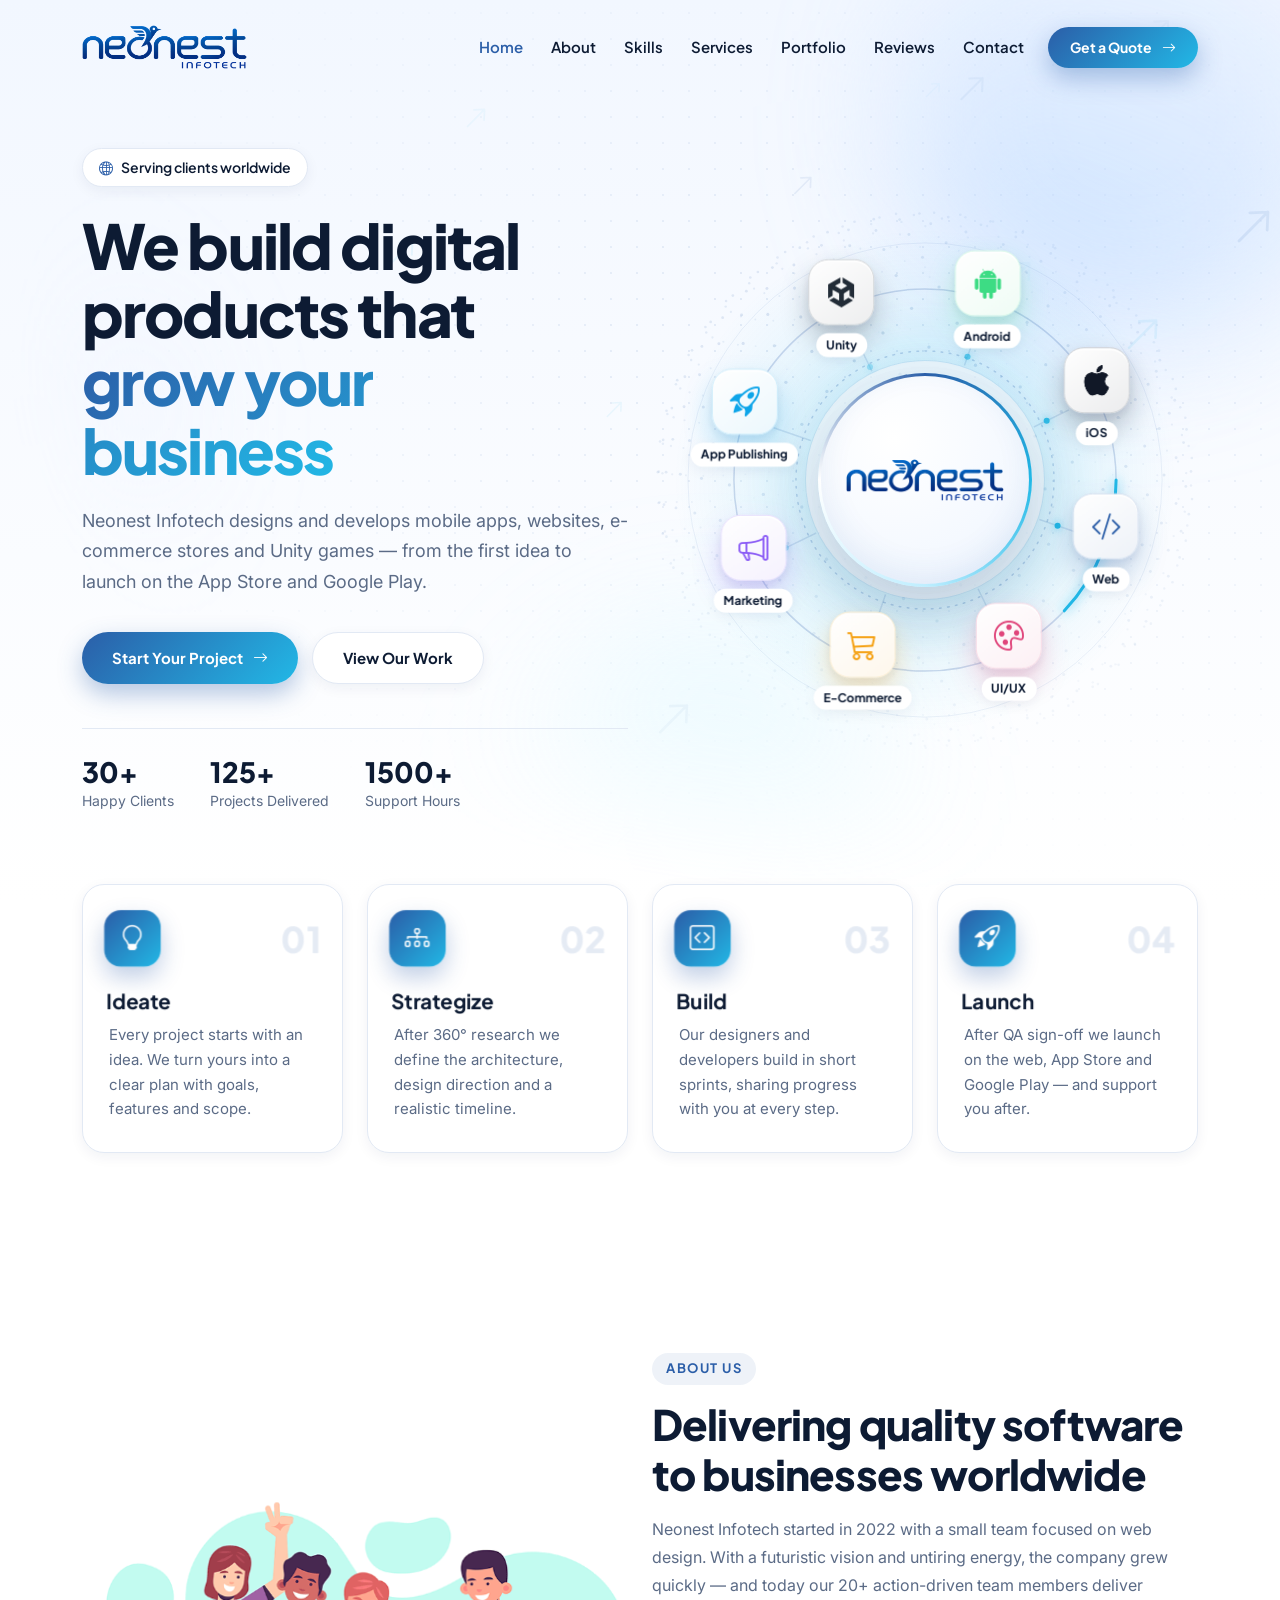
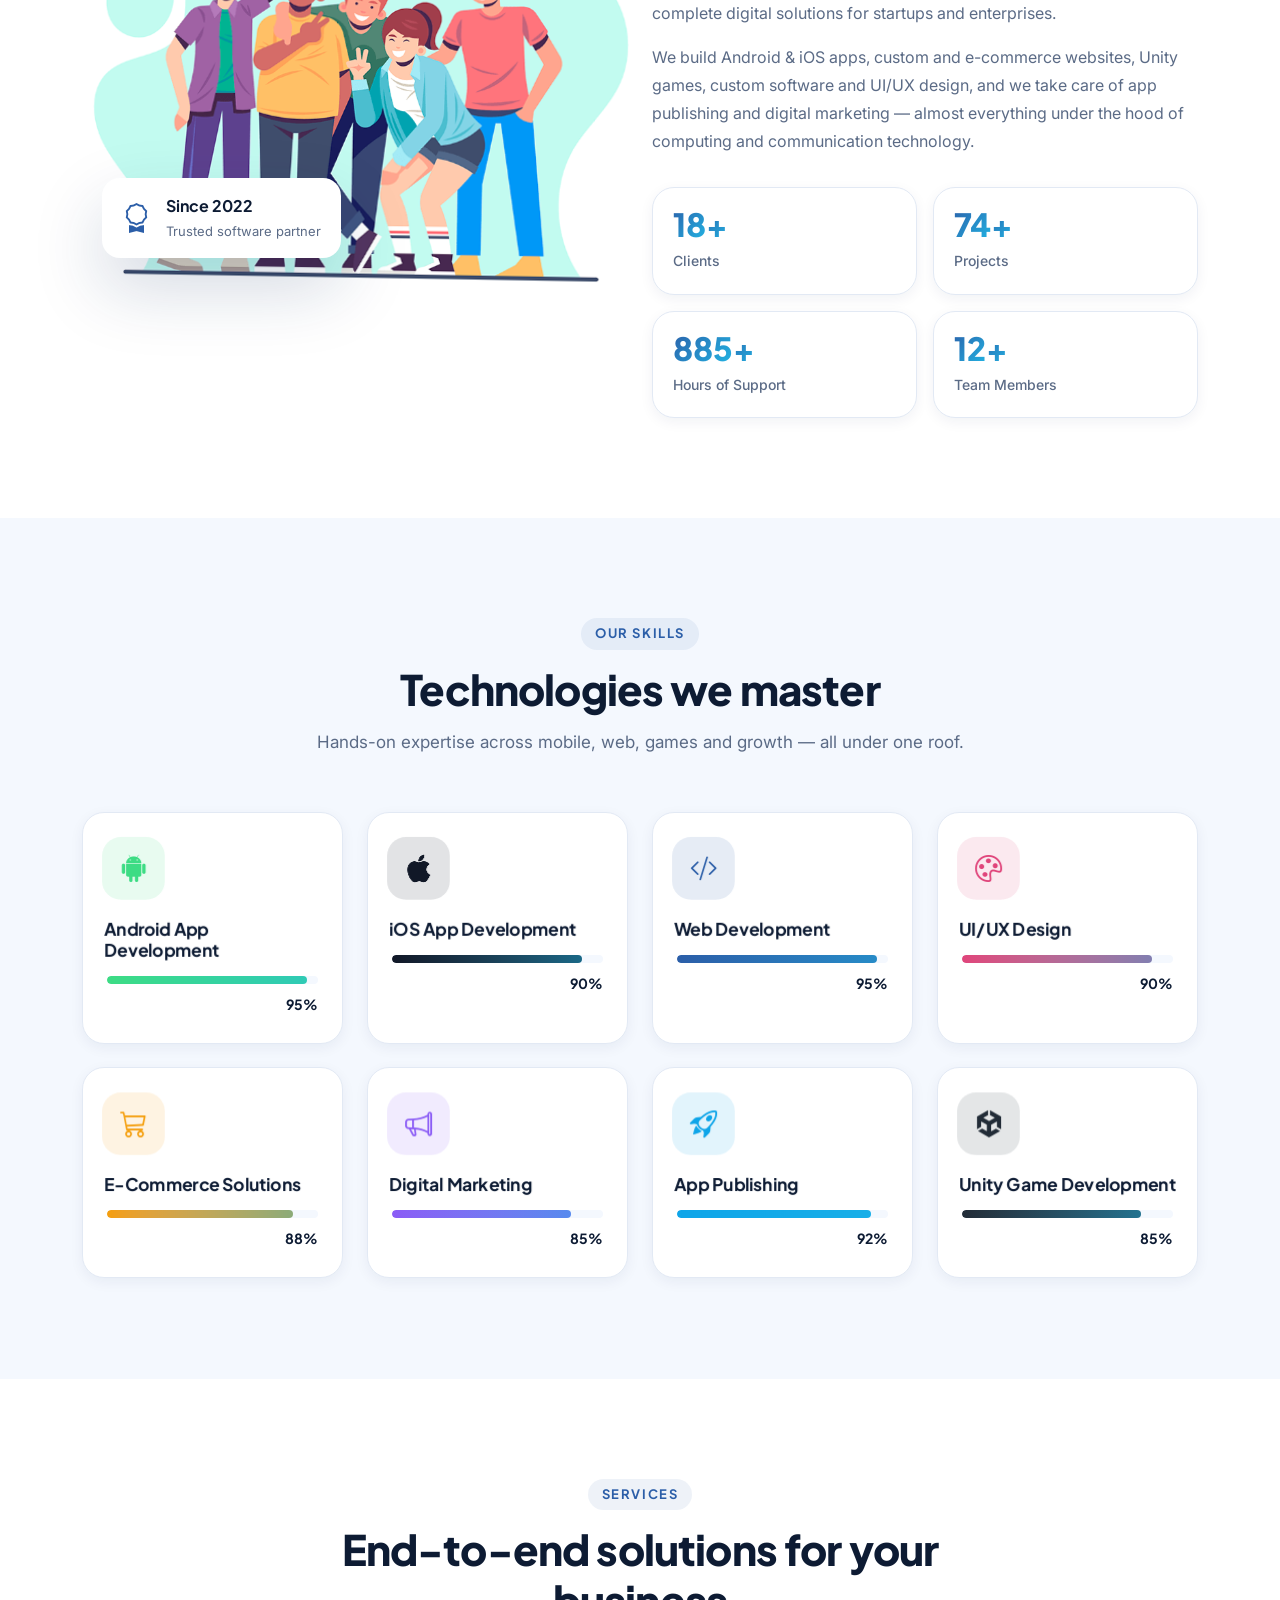
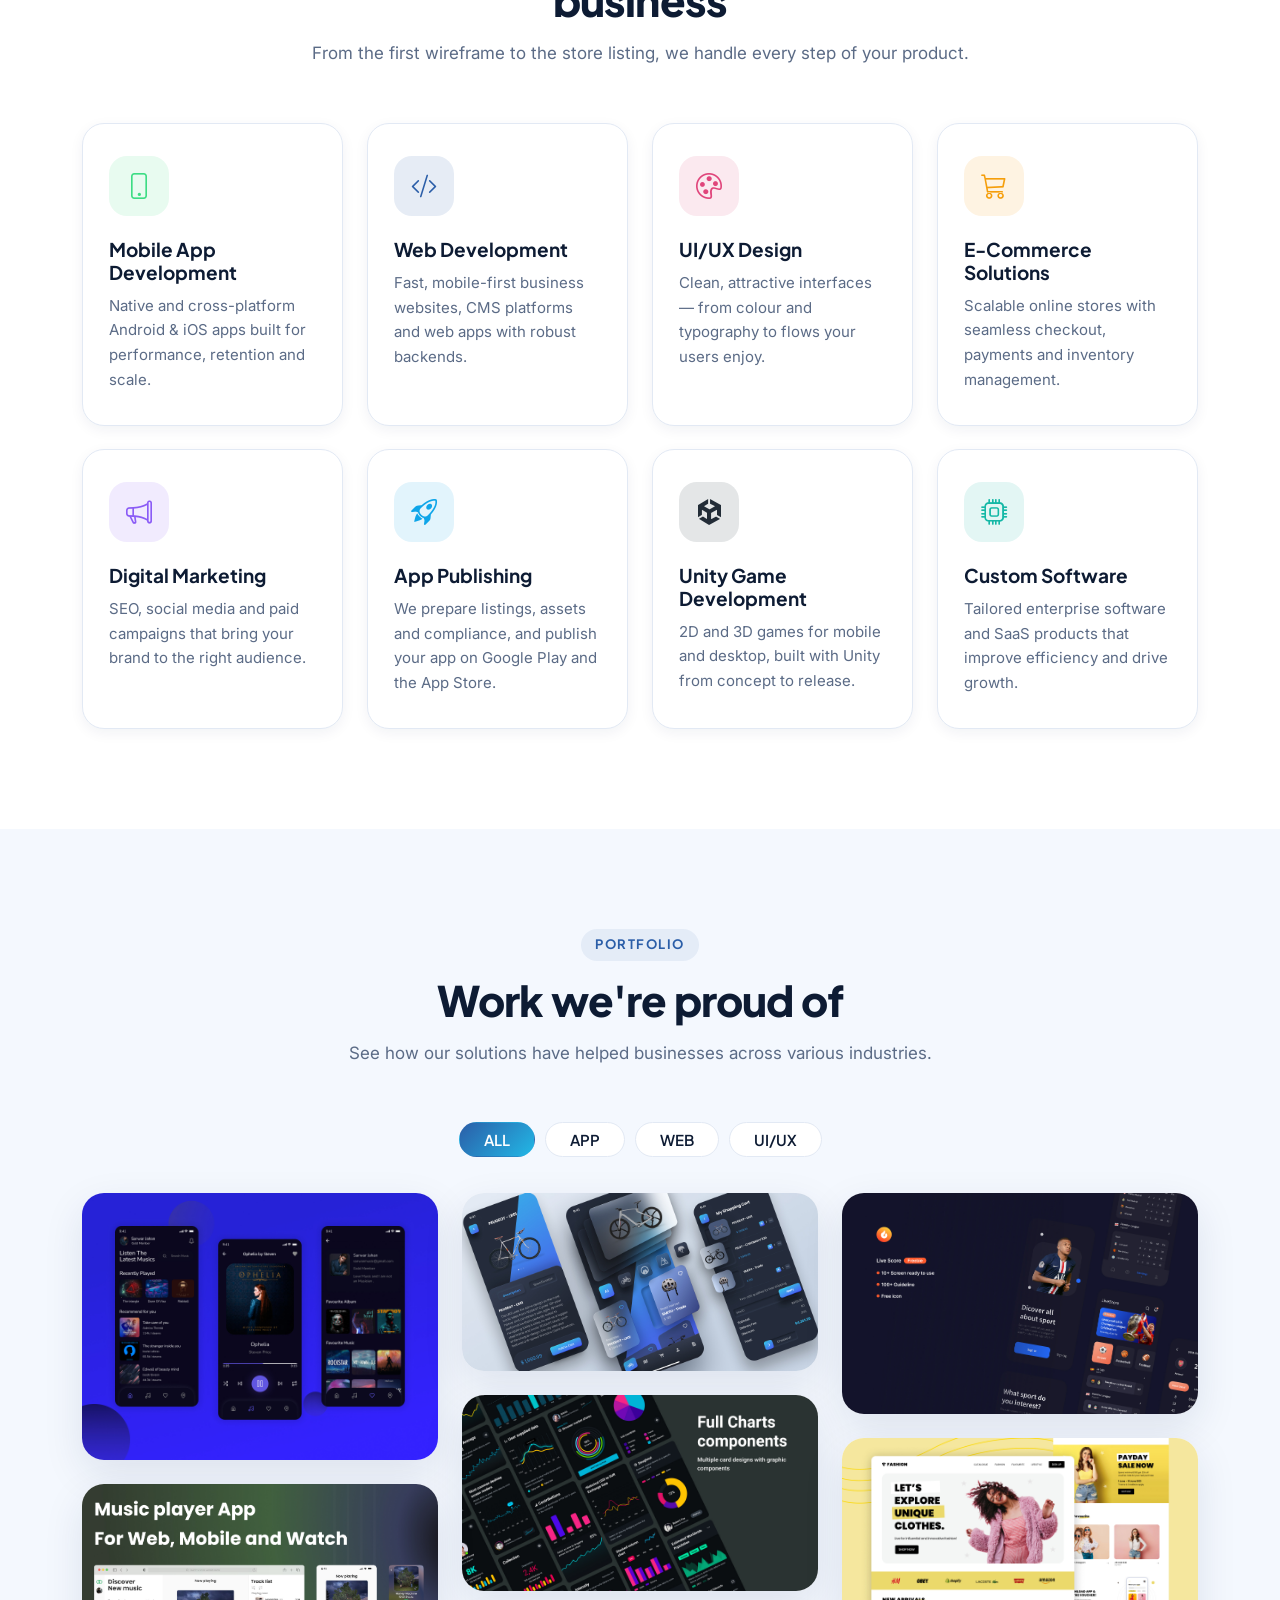
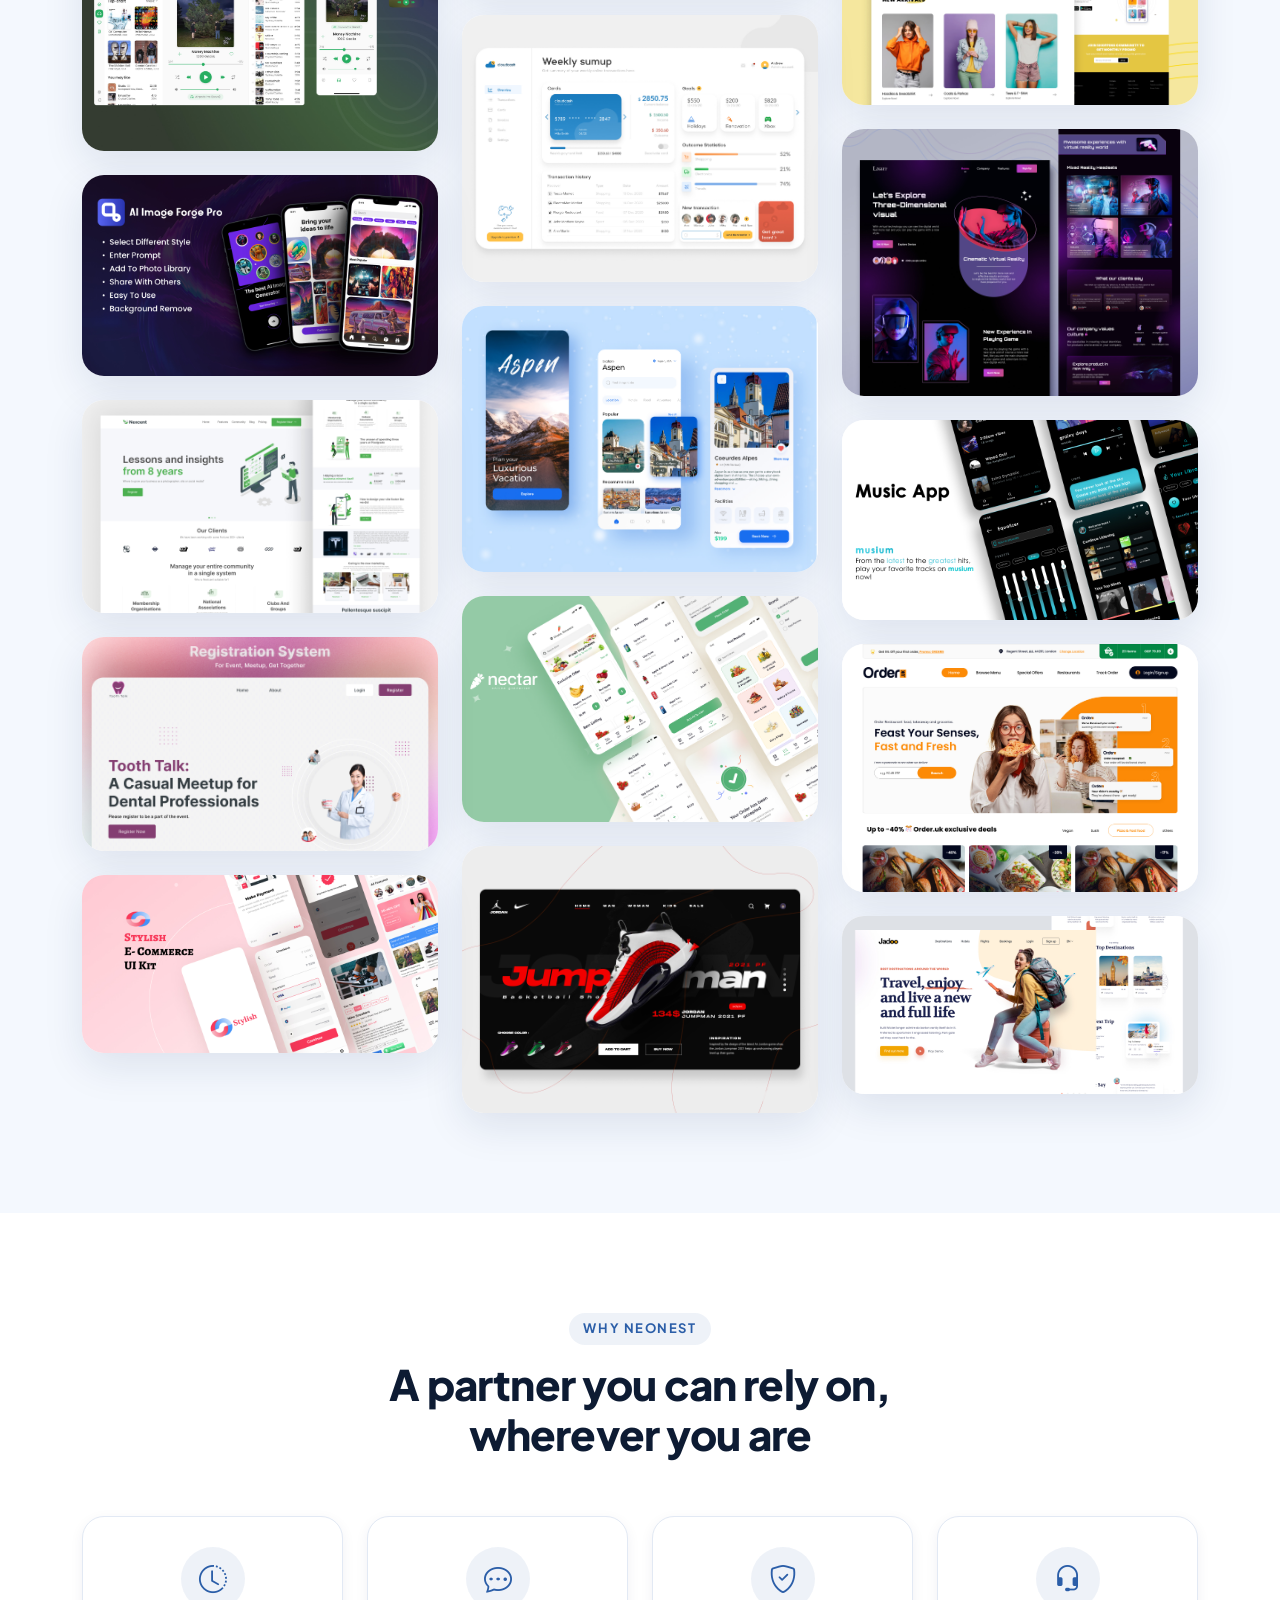
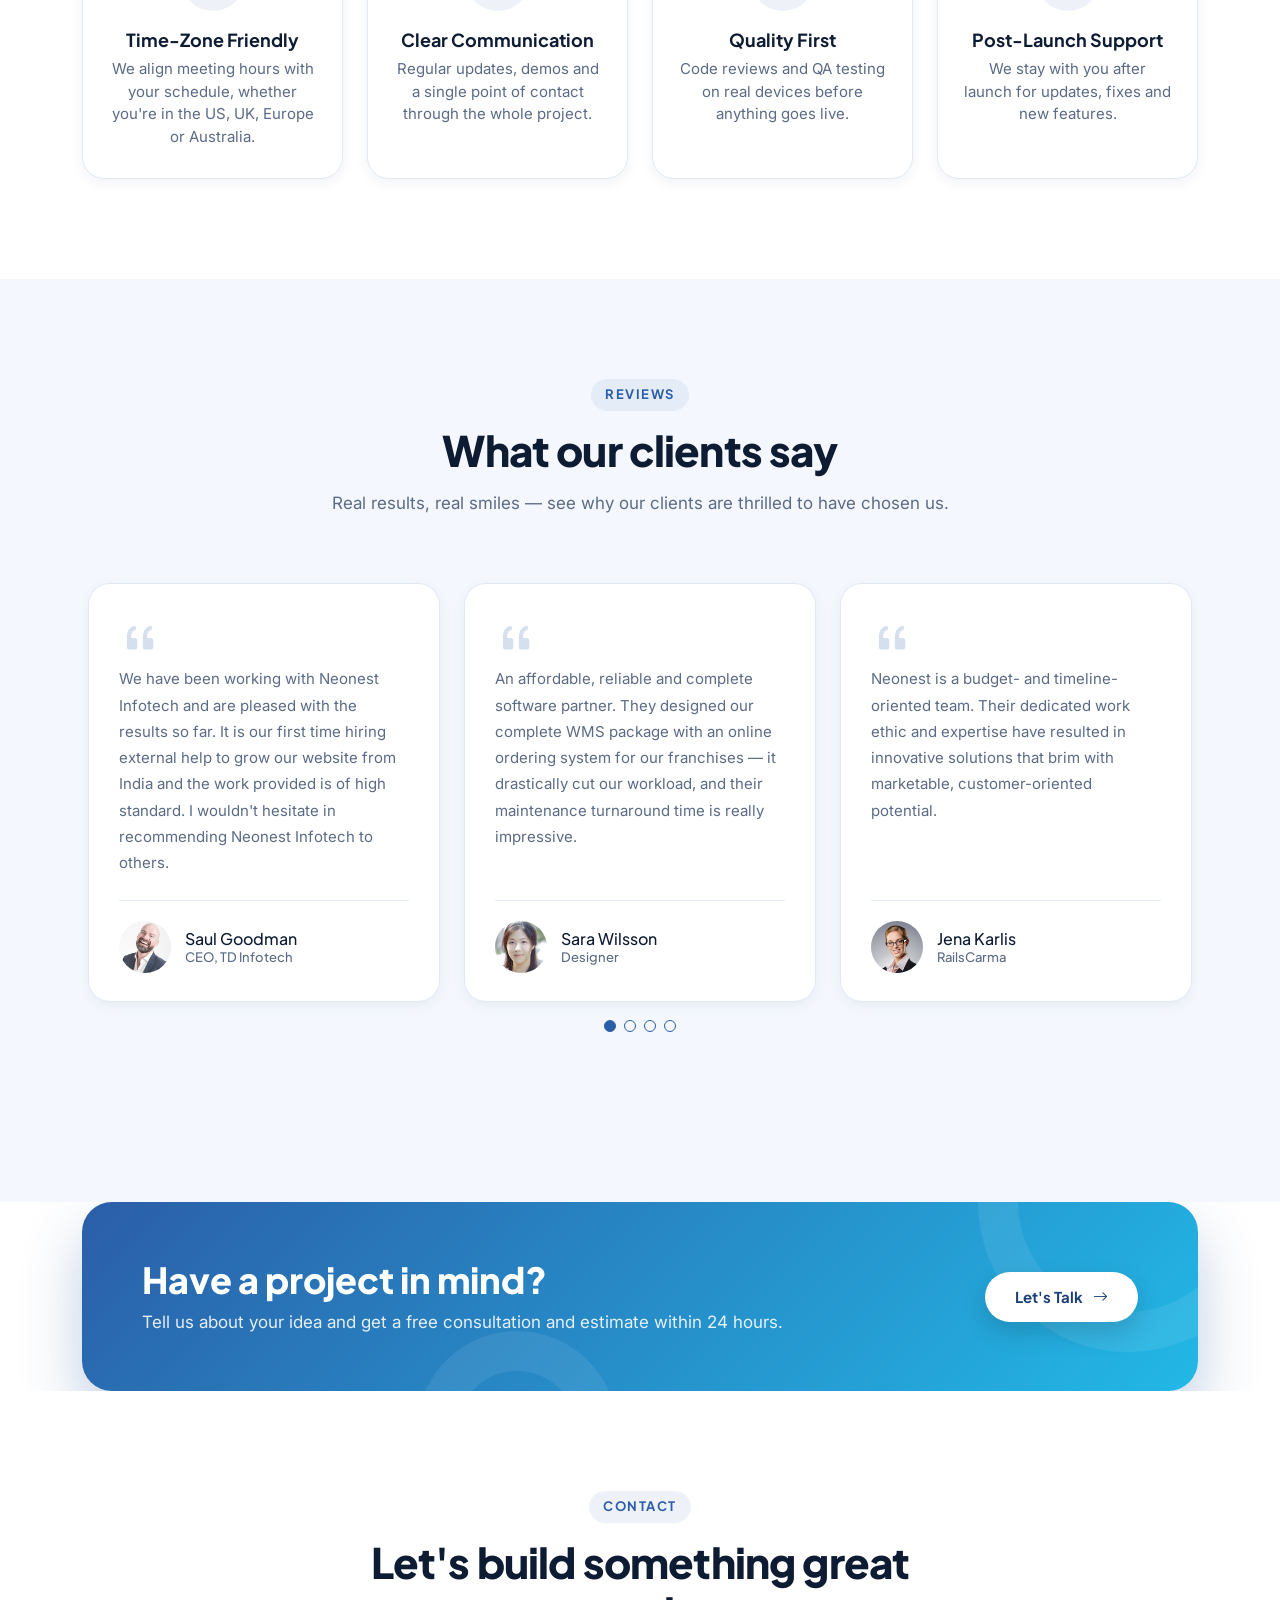
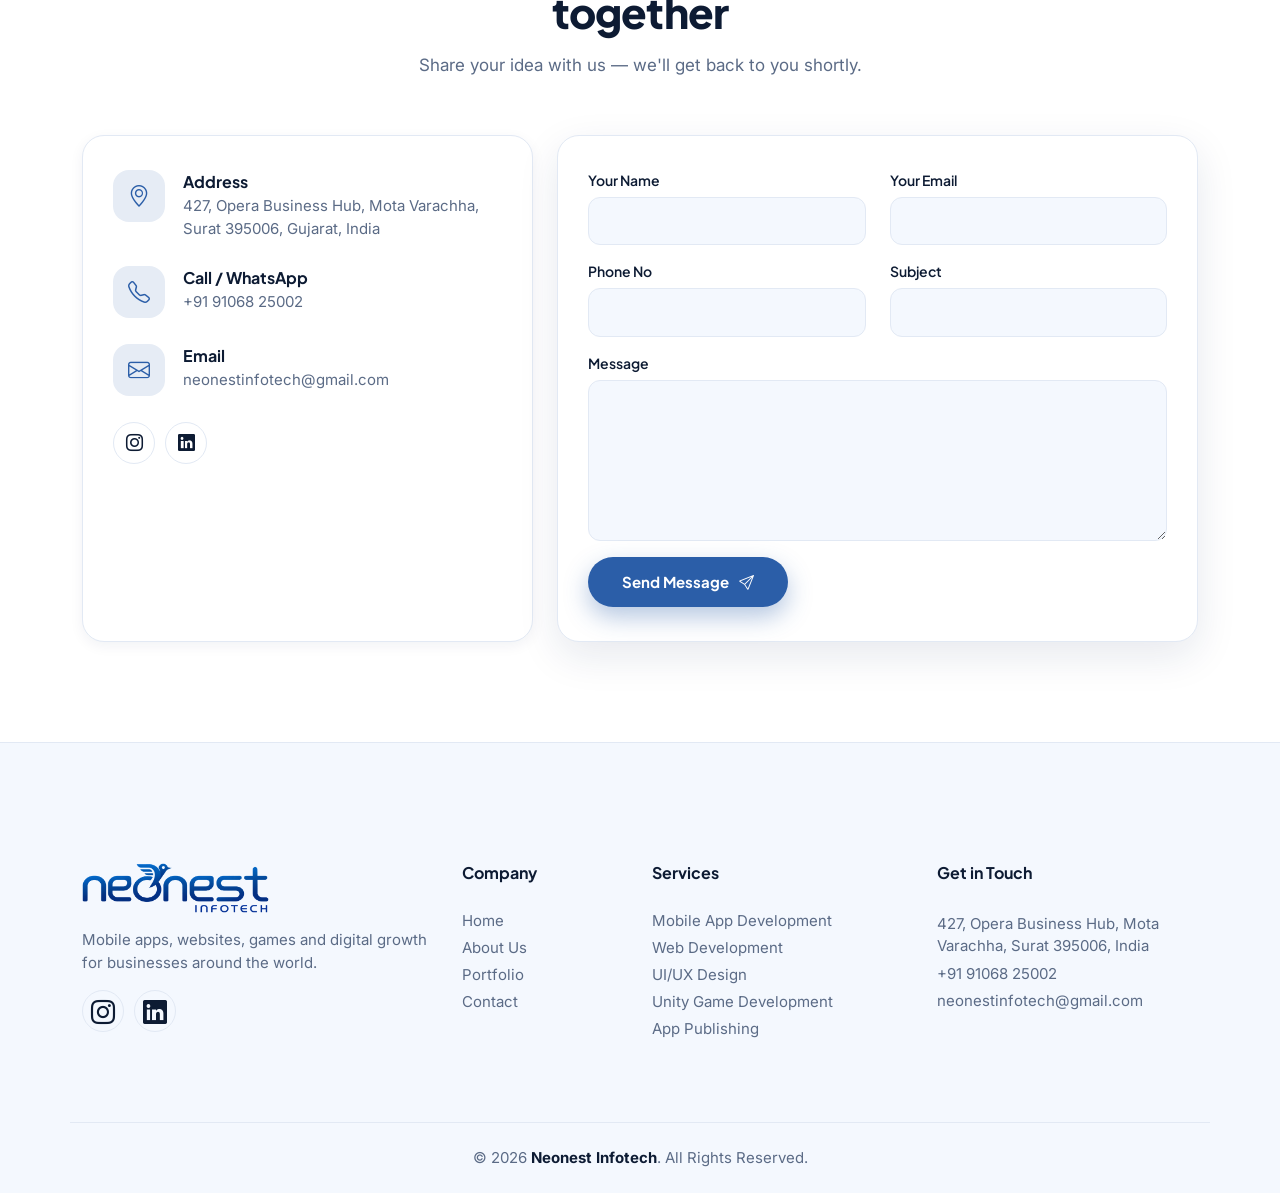
<file: index.html>
<!DOCTYPE html>
<html lang="en">

<head>
  <meta charset="utf-8">
  <meta content="width=device-width, initial-scale=1.0" name="viewport">
  <title>Neonest Infotech | Web, Mobile App &amp; Game Development Company</title>
  <meta name="google-site-verification" content="l4mpWVwLWg4cVHwNXIuhmtS4ProIyDiEzKYhIE4QNR8" />
  <meta name="description"
    content="Neonest Infotech builds Android & iOS apps, websites, e-commerce stores, Unity games and UI/UX for clients worldwide. Ideate, build and launch with us.">
  <meta name="keywords"
    content="app development company, web development, iOS, Android, Unity game development, UI/UX design, e-commerce, digital marketing, app publishing, India">

  <!-- Favicons -->
  <link href="assets/img/rbglogo.png" rel="icon">
  <link href="assets/img/logo.jpg" rel="apple-touch-icon">

  <!-- Fonts -->
  <link href="https://fonts.googleapis.com" rel="preconnect">
  <link href="https://fonts.gstatic.com" rel="preconnect" crossorigin>
  <link
    href="https://fonts.googleapis.com/css2?family=Plus+Jakarta+Sans:wght@500;600;700;800&family=Inter:wght@400;500;600&display=swap"
    rel="stylesheet">

  <!-- Vendor CSS Files -->
  <link href="assets/vendor/bootstrap/css/bootstrap.min.css" rel="stylesheet">
  <link href="assets/vendor/bootstrap-icons/bootstrap-icons.css" rel="stylesheet">
  <link href="assets/vendor/aos/aos.css" rel="stylesheet">
  <link href="assets/vendor/glightbox/css/glightbox.min.css" rel="stylesheet">
  <link href="assets/vendor/swiper/swiper-bundle.min.css" rel="stylesheet">

  <!-- Main CSS File -->
  <link href="assets/css/main.css" rel="stylesheet">
  <link href="assets/css/theme.css" rel="stylesheet">
</head>

<body class="index-page">

  <header id="header" class="header d-flex align-items-center fixed-top">
    <div class="container-fluid container-xl position-relative d-flex align-items-center">

      <a href="index.html" class="logo d-flex align-items-center me-auto">
        <img src="assets/img/neonest-logo-640.png" srcset="assets/img/neonest-logo-640.png 640w, assets/img/neonest-logo.png 2125w" sizes="240px" width="640" height="171" alt="Neonest Infotech">
      </a>

      <nav id="navmenu" class="navmenu">
        <ul>
          <li><a href="#hero" class="active">Home</a></li>
          <li><a href="#about">About</a></li>
          <li><a href="#skills">Skills</a></li>
          <li><a href="#services">Services</a></li>
          <li><a href="#portfolio">Portfolio</a></li>
          <li><a href="#testimonials">Reviews</a></li>
          <li><a href="#contact">Contact</a></li>
        </ul>
        <i class="mobile-nav-toggle d-xl-none bi bi-list"></i>
      </nav>

      <a href="#contact" class="header-cta d-none d-sm-inline-flex">Get a Quote <i class="bi bi-arrow-right"></i></a>

    </div>
  </header>

  <main class="main">

    <!-- Hero Section -->
    <section id="hero" class="hero section">

      <div class="hero-bg" aria-hidden="true">
        <canvas id="hero-canvas"></canvas>
        <span class="blob blob-1"></span>
        <span class="blob blob-2"></span>
        <span class="blob blob-3"></span>
      </div>

      <div class="container">
        <div class="row align-items-center gy-5">

          <div class="col-lg-6 hero-text">
            <span class="eyebrow" data-aos="fade-up"><i class="bi bi-globe2"></i> Serving clients worldwide</span>
            <h1 data-aos="fade-up" data-aos-delay="100">We build digital products that <span class="text-gradient">grow your
                business</span></h1>
            <p class="lead" data-aos="fade-up" data-aos-delay="200">Neonest Infotech designs and develops mobile apps,
              websites, e-commerce stores and Unity games — from the first idea to launch on the App Store and Google
              Play.</p>
            <div class="hero-actions" data-aos="fade-up" data-aos-delay="300">
              <a href="#contact" class="btn-primary-x">Start Your Project <i class="bi bi-arrow-right"></i></a>
              <a href="#portfolio" class="btn-outline-x">View Our Work</a>
            </div>
            <div class="hero-trust" data-aos="fade-up" data-aos-delay="400">
              <div><strong>30+</strong><span>Happy Clients</span></div>
              <div><strong>125+</strong><span>Projects Delivered</span></div>
              <div><strong>1500+</strong><span>Support Hours</span></div>
            </div>
          </div>

          <div class="col-lg-6" data-aos="zoom-in" data-aos-delay="200">
            <div class="orbit-scene" id="orbit-scene" aria-label="Our skills">
              <div class="orbit-stage">
                <svg class="orbit-links" id="orbit-links" aria-hidden="true">
                  <defs>
                    <radialGradient id="hub-glow">
                      <stop offset="0" stop-color="#22b8e6" stop-opacity="0.22" />
                      <stop offset="1" stop-color="#22b8e6" stop-opacity="0" />
                    </radialGradient>
                  </defs>
                  <circle class="hub-glow" fill="url(#hub-glow)" />
                  <circle class="ring ring-outer" />   
                  <circle class="ring ring-base" />
                  <circle class="ring ring-streak" />
                  <circle class="ring ring-inner" />
                  <g class="links"></g>
                  <g class="pulses"></g>
                </svg>

                <div class="logo-core">
                  <img src="assets/img/neonest-logo-640.png" srcset="assets/img/neonest-logo-640.png 640w, assets/img/neonest-logo.png 2125w" sizes="240px" width="640" height="171" alt="Neonest Infotech">
                </div>

                <div class="orbit-item"><span class="chip" style="--c:#3ddc84"><i class="bi bi-android2"></i></span><small>Android</small></div>
                <div class="orbit-item"><span class="chip" style="--c:#111827"><i class="bi bi-apple"></i></span><small>iOS</small></div>
                <div class="orbit-item"><span class="chip" style="--c:#2b5ea8"><i class="bi bi-code-slash"></i></span><small>Web</small></div>
                <div class="orbit-item"><span class="chip" style="--c:#e0457b"><i class="bi bi-palette"></i></span><small>UI/UX</small></div>
                <div class="orbit-item"><span class="chip" style="--c:#f59e0b"><i class="bi bi-cart3"></i></span><small>E-Commerce</small></div>
                <div class="orbit-item"><span class="chip" style="--c:#8b5cf6"><i class="bi bi-megaphone"></i></span><small>Marketing</small></div>
                <div class="orbit-item"><span class="chip" style="--c:#0ea5e9"><i class="bi bi-rocket-takeoff"></i></span><small>App Publishing</small></div>
                <div class="orbit-item"><span class="chip" style="--c:#222c37"><i class="bi bi-unity"></i></span><small>Unity</small></div>
              </div>
            </div>
          </div>

        </div>
      </div>

    </section><!-- /Hero Section -->

    <!-- Process Section -->
    <section id="process" class="process section">

      <div class="container">
        <div class="row gy-4">

          <div class="col-lg-3 col-md-6" data-aos="fade-up" data-aos-delay="100">
            <div class="step-card tilt">
              <div class="step-top"><span class="step-icon"><i class="bi bi-lightbulb"></i></span><span class="step-no">01</span></div>
              <h4>Ideate</h4>
              <p>Every project starts with an idea. We turn yours into a clear plan with goals, features and scope.</p>
            </div>
          </div>

          <div class="col-lg-3 col-md-6" data-aos="fade-up" data-aos-delay="200">
            <div class="step-card tilt">
              <div class="step-top"><span class="step-icon"><i class="bi bi-diagram-3"></i></span><span class="step-no">02</span></div>
              <h4>Strategize</h4>
              <p>After 360° research we define the architecture, design direction and a realistic timeline.</p>
            </div>
          </div>

          <div class="col-lg-3 col-md-6" data-aos="fade-up" data-aos-delay="300">
            <div class="step-card tilt">
              <div class="step-top"><span class="step-icon"><i class="bi bi-code-square"></i></span><span class="step-no">03</span></div>
              <h4>Build</h4>
              <p>Our designers and developers build in short sprints, sharing progress with you at every step.</p>
            </div>
          </div>

          <div class="col-lg-3 col-md-6" data-aos="fade-up" data-aos-delay="400">
            <div class="step-card tilt">
              <div class="step-top"><span class="step-icon"><i class="bi bi-rocket-takeoff"></i></span><span class="step-no">04</span></div>
              <h4>Launch</h4>
              <p>After QA sign-off we launch on the web, App Store and Google Play — and support you after.</p>
            </div>
          </div>

        </div>
      </div>

    </section><!-- /Process Section -->

    <!-- About Section -->
    <section id="about" class="about section">

      <div class="container">
        <div class="row gy-5 align-items-center">

          <div class="col-lg-6" data-aos="fade-right">
            <div class="about-visual">
              <img src="assets/img/about.png" class="img-fluid" alt="Neonest Infotech team at work">
              <div class="about-badge">
                <i class="bi bi-award"></i>
                <div><strong>Since 2022</strong><span>Trusted software partner</span></div>
              </div>
            </div>
          </div>

          <div class="col-lg-6" data-aos="fade-left">
            <span class="section-kicker">About Us</span>
            <h2 class="section-heading">Delivering quality software to businesses worldwide</h2>
            <p>
              Neonest Infotech started in 2022 with a small team focused on web design. With a futuristic vision and
              untiring energy, the company grew quickly — and today our 20+ action-driven team members deliver
              complete digital solutions for startups and enterprises.
            </p>
            <p>
              We build Android &amp; iOS apps, custom and e-commerce websites, Unity games, custom software and UI/UX
              design, and we take care of app publishing and digital marketing — almost everything under the hood
              of computing and communication technology.
            </p>

            <div class="row g-3 mt-2">
              <div class="col-6">
                <div class="stat-card">
                  <span data-purecounter-start="0" data-purecounter-end="30" data-purecounter-duration="2" class="purecounter"></span><b>+</b>
                  <p>Clients</p>
                </div>
              </div>
              <div class="col-6">
                <div class="stat-card">
                  <span data-purecounter-start="0" data-purecounter-end="125" data-purecounter-duration="2" class="purecounter"></span><b>+</b>
                  <p>Projects</p>
                </div>
              </div>
              <div class="col-6">
                <div class="stat-card">
                  <span data-purecounter-start="0" data-purecounter-end="1500" data-purecounter-duration="2" class="purecounter"></span><b>+</b>
                  <p>Hours of Support</p>
                </div>
              </div>
              <div class="col-6">
                <div class="stat-card">
                  <span data-purecounter-start="0" data-purecounter-end="20" data-purecounter-duration="2" class="purecounter"></span><b>+</b>
                  <p>Team Members</p>
                </div>
              </div>
            </div>
          </div>

        </div>
      </div>

    </section><!-- /About Section -->

    <!-- Skills Section -->
    <section id="skills" class="skills section alt-bg">

      <div class="container">
        <div class="title-block" data-aos="fade-up">
          <span class="section-kicker">Our Skills</span>
          <h2 class="section-heading">Technologies we master</h2>
          <p>Hands-on expertise across mobile, web, games and growth — all under one roof.</p>
        </div>

        <div class="row gy-4">

          <div class="col-xl-3 col-md-6 col-6" data-aos="fade-up" data-aos-delay="100">
            <div class="skill-card tilt" style="--c:#3ddc84">
              <span class="chip"><i class="bi bi-android2"></i></span>
              <h4>Android App Development</h4>
              <div class="progress-track"><span class="progress-value" data-value="95"></span></div>
              <em>95%</em>
            </div>
          </div>

          <div class="col-xl-3 col-md-6 col-6" data-aos="fade-up" data-aos-delay="150">
            <div class="skill-card tilt" style="--c:#111827">
              <span class="chip"><i class="bi bi-apple"></i></span>
              <h4>iOS App Development</h4>
              <div class="progress-track"><span class="progress-value" data-value="90"></span></div>
              <em>90%</em>
            </div>
          </div>

          <div class="col-xl-3 col-md-6 col-6" data-aos="fade-up" data-aos-delay="200">
            <div class="skill-card tilt" style="--c:#2b5ea8">
              <span class="chip"><i class="bi bi-code-slash"></i></span>
              <h4>Web Development</h4>
              <div class="progress-track"><span class="progress-value" data-value="95"></span></div>
              <em>95%</em>
            </div>
          </div>

          <div class="col-xl-3 col-md-6 col-6" data-aos="fade-up" data-aos-delay="250">
            <div class="skill-card tilt" style="--c:#e0457b">
              <span class="chip"><i class="bi bi-palette"></i></span>
              <h4>UI/UX Design</h4>
              <div class="progress-track"><span class="progress-value" data-value="90"></span></div>
              <em>90%</em>
            </div>
          </div>

          <div class="col-xl-3 col-md-6 col-6" data-aos="fade-up" data-aos-delay="100">
            <div class="skill-card tilt" style="--c:#f59e0b">
              <span class="chip"><i class="bi bi-cart3"></i></span>
              <h4>E-Commerce Solutions</h4>
              <div class="progress-track"><span class="progress-value" data-value="88"></span></div>
              <em>88%</em>
            </div>
          </div>

          <div class="col-xl-3 col-md-6 col-6" data-aos="fade-up" data-aos-delay="150">
            <div class="skill-card tilt" style="--c:#8b5cf6">
              <span class="chip"><i class="bi bi-megaphone"></i></span>
              <h4>Digital Marketing</h4>
              <div class="progress-track"><span class="progress-value" data-value="85"></span></div>
              <em>85%</em>
            </div>
          </div>

          <div class="col-xl-3 col-md-6 col-6" data-aos="fade-up" data-aos-delay="200">
            <div class="skill-card tilt" style="--c:#0ea5e9">
              <span class="chip"><i class="bi bi-rocket-takeoff"></i></span>
              <h4>App Publishing</h4>
              <div class="progress-track"><span class="progress-value" data-value="92"></span></div>
              <em>92%</em>
            </div>
          </div>

          <div class="col-xl-3 col-md-6 col-6" data-aos="fade-up" data-aos-delay="250">
            <div class="skill-card tilt" style="--c:#222c37">
              <span class="chip"><i class="bi bi-unity"></i></span>
              <h4>Unity Game Development</h4>
              <div class="progress-track"><span class="progress-value" data-value="85"></span></div>
              <em>85%</em>
            </div>
          </div>

        </div>
      </div>

    </section><!-- /Skills Section -->

    <!-- Services Section -->
    <section id="services" class="services section">

      <div class="container">
        <div class="title-block" data-aos="fade-up">
          <span class="section-kicker">Services</span>
          <h2 class="section-heading">End-to-end solutions for your business</h2>
          <p>From the first wireframe to the store listing, we handle every step of your product.</p>
        </div>

        <div class="row gy-4">

          <div class="col-lg-3 col-md-6" data-aos="fade-up" data-aos-delay="100">
            <div class="service-card tilt" style="--c:#3ddc84">
              <span class="chip"><i class="bi bi-phone"></i></span>
              <h3>Mobile App Development</h3>
              <p>Native and cross-platform Android &amp; iOS apps built for performance, retention and scale.</p>
            </div>
          </div>

          <div class="col-lg-3 col-md-6" data-aos="fade-up" data-aos-delay="150">
            <div class="service-card tilt" style="--c:#2b5ea8">
              <span class="chip"><i class="bi bi-code-slash"></i></span>
              <h3>Web Development</h3>
              <p>Fast, mobile-first business websites, CMS platforms and web apps with robust backends.</p>
            </div>
          </div>

          <div class="col-lg-3 col-md-6" data-aos="fade-up" data-aos-delay="200">
            <div class="service-card tilt" style="--c:#e0457b">
              <span class="chip"><i class="bi bi-palette"></i></span>
              <h3>UI/UX Design</h3>
              <p>Clean, attractive interfaces — from colour and typography to flows your users enjoy.</p>
            </div>
          </div>

          <div class="col-lg-3 col-md-6" data-aos="fade-up" data-aos-delay="250">
            <div class="service-card tilt" style="--c:#f59e0b">
              <span class="chip"><i class="bi bi-cart3"></i></span>
              <h3>E-Commerce Solutions</h3>
              <p>Scalable online stores with seamless checkout, payments and inventory management.</p>
            </div>
          </div>

          <div class="col-lg-3 col-md-6" data-aos="fade-up" data-aos-delay="100">
            <div class="service-card tilt" style="--c:#8b5cf6">
              <span class="chip"><i class="bi bi-megaphone"></i></span>
              <h3>Digital Marketing</h3>
              <p>SEO, social media and paid campaigns that bring your brand to the right audience.</p>
            </div>
          </div>

          <div class="col-lg-3 col-md-6" data-aos="fade-up" data-aos-delay="150">
            <div class="service-card tilt" style="--c:#0ea5e9">
              <span class="chip"><i class="bi bi-rocket-takeoff"></i></span>
              <h3>App Publishing</h3>
              <p>We prepare listings, assets and compliance, and publish your app on Google Play and the App Store.</p>
            </div>
          </div>

          <div class="col-lg-3 col-md-6" data-aos="fade-up" data-aos-delay="200">
            <div class="service-card tilt" style="--c:#222c37">
              <span class="chip"><i class="bi bi-unity"></i></span>
              <h3>Unity Game Development</h3>
              <p>2D and 3D games for mobile and desktop, built with Unity from concept to release.</p>
            </div>
          </div>

          <div class="col-lg-3 col-md-6" data-aos="fade-up" data-aos-delay="250">
            <div class="service-card tilt" style="--c:#14b8a6">
              <span class="chip"><i class="bi bi-cpu"></i></span>
              <h3>Custom Software</h3>
              <p>Tailored enterprise software and SaaS products that improve efficiency and drive growth.</p>
            </div>
          </div>

        </div>
      </div>

    </section><!-- /Services Section -->

    <!-- Portfolio Section -->
    <section id="portfolio" class="portfolio section alt-bg">

      <div class="container">
        <div class="title-block" data-aos="fade-up">
          <span class="section-kicker">Portfolio</span>
          <h2 class="section-heading">Work we're proud of</h2>
          <p>See how our solutions have helped businesses across various industries.</p>
        </div>

        <div class="isotope-layout" data-default-filter="*" data-layout="masonry" data-sort="original-order">

          <ul class="portfolio-filters isotope-filters" data-aos="fade-up" data-aos-delay="100">
            <li data-filter="*" class="filter-active">All</li>
            <li data-filter=".filter-app">App</li>
            <li data-filter=".filter-web">Web</li>
            <li data-filter=".filter-ui">UI/UX</li>
          </ul>

          <div class="row gy-4 isotope-container" data-aos="fade-up" data-aos-delay="200">

            <div class="col-lg-4 col-md-6 portfolio-item isotope-item filter-app">
              <div class="portfolio-card">
                <img src="assets/img/portfolio/app-1.jpg" class="img-fluid" alt="Sofi Music App">
                <div class="portfolio-info"><h4>Sofi Music App</h4><span>App</span>
                  <a href="assets/img/portfolio/app-1.jpg" data-gallery="portfolio-gallery" class="glightbox preview-link"><i class="bi bi-arrows-angle-expand"></i></a></div>
              </div>
            </div>

            <div class="col-lg-4 col-md-6 portfolio-item isotope-item filter-ui">
              <div class="portfolio-card">
                <img src="assets/img/portfolio/ui-1.jpg" class="img-fluid" alt="Bicycle Shopping UI">
                <div class="portfolio-info"><h4>Bicycle Shopping UI</h4><span>UI/UX</span>
                  <a href="assets/img/portfolio/ui-1.jpg" data-gallery="portfolio-gallery" class="glightbox preview-link"><i class="bi bi-arrows-angle-expand"></i></a></div>
              </div>
            </div>

            <div class="col-lg-4 col-md-6 portfolio-item isotope-item filter-app">
              <div class="portfolio-card">
                <img src="assets/img/portfolio/app-2.jpg" class="img-fluid" alt="Live Score App">
                <div class="portfolio-info"><h4>Live Score App</h4><span>App</span>
                  <a href="assets/img/portfolio/app-2.jpg" data-gallery="portfolio-gallery" class="glightbox preview-link"><i class="bi bi-arrows-angle-expand"></i></a></div>
              </div>
            </div>

            <div class="col-lg-4 col-md-6 portfolio-item isotope-item filter-ui">
              <div class="portfolio-card">
                <img src="assets/img/portfolio/ui-2.jpg" class="img-fluid" alt="All Chart Design">
                <div class="portfolio-info"><h4>All Chart Design</h4><span>UI/UX</span>
                  <a href="assets/img/portfolio/ui-2.jpg" data-gallery="portfolio-gallery" class="glightbox preview-link"><i class="bi bi-arrows-angle-expand"></i></a></div>
              </div>
            </div>

            <div class="col-lg-4 col-md-6 portfolio-item isotope-item filter-web">
              <div class="portfolio-card">
                <img src="assets/img/portfolio/web-2.jpg" class="img-fluid" alt="Fashion E-Commerce">
                <div class="portfolio-info"><h4>Fashion E-Commerce</h4><span>Web</span>
                  <a href="assets/img/portfolio/web-2.jpg" data-gallery="portfolio-gallery" class="glightbox preview-link"><i class="bi bi-arrows-angle-expand"></i></a></div>
              </div>
            </div>

            <div class="col-lg-4 col-md-6 portfolio-item isotope-item filter-app">
              <div class="portfolio-card">
                <img src="assets/img/portfolio/app-3.jpg" class="img-fluid" alt="Neno Music for App and Web">
                <div class="portfolio-info"><h4>Neno Music for App &amp; Web</h4><span>App</span>
                  <a href="assets/img/portfolio/app-3.jpg" data-gallery="portfolio-gallery" class="glightbox preview-link"><i class="bi bi-arrows-angle-expand"></i></a></div>
              </div>
            </div>

            <div class="col-lg-4 col-md-6 portfolio-item isotope-item filter-ui">
              <div class="portfolio-card">
                <img src="assets/img/portfolio/ui-3.jpg" class="img-fluid" alt="Financial Dashboard">
                <div class="portfolio-info"><h4>Financial Dashboard</h4><span>UI/UX</span>
                  <a href="assets/img/portfolio/ui-3.jpg" data-gallery="portfolio-gallery" class="glightbox preview-link"><i class="bi bi-arrows-angle-expand"></i></a></div>
              </div>
            </div>

            <div class="col-lg-4 col-md-6 portfolio-item isotope-item filter-web">
              <div class="portfolio-card">
                <img src="assets/img/portfolio/web-3.jpg" class="img-fluid" alt="Virchuality Landing Page">
                <div class="portfolio-info"><h4>Virchuality Landing Page</h4><span>Web</span>
                  <a href="assets/img/portfolio/web-3.jpg" data-gallery="portfolio-gallery" class="glightbox preview-link"><i class="bi bi-arrows-angle-expand"></i></a></div>
              </div>
            </div>

            <div class="col-lg-4 col-md-6 portfolio-item isotope-item filter-app">
              <div class="portfolio-card">
                <img src="assets/img/portfolio/app-4.jpg" class="img-fluid" alt="AI Image Forge Pro">
                <div class="portfolio-info"><h4>AI Image Forge Pro</h4><span>App</span>
                  <a href="assets/img/portfolio/app-4.jpg" data-gallery="portfolio-gallery" class="glightbox preview-link"><i class="bi bi-arrows-angle-expand"></i></a></div>
              </div>
            </div>

            <div class="col-lg-4 col-md-6 portfolio-item isotope-item filter-ui">
              <div class="portfolio-card">
                <img src="assets/img/portfolio/ui-4.jpg" class="img-fluid" alt="Aspen Travel App UI">
                <div class="portfolio-info"><h4>Aspen Travel App UI</h4><span>UI/UX</span>
                  <a href="assets/img/portfolio/ui-4.jpg" data-gallery="portfolio-gallery" class="glightbox preview-link"><i class="bi bi-arrows-angle-expand"></i></a></div>
              </div>
            </div>

            <div class="col-lg-4 col-md-6 portfolio-item isotope-item filter-web">
              <div class="portfolio-card">
                <img src="assets/img/portfolio/web-4.jpg" class="img-fluid" alt="Nextcent Landing Page">
                <div class="portfolio-info"><h4>Nextcent Landing Page</h4><span>Web</span>
                  <a href="assets/img/portfolio/web-4.jpg" data-gallery="portfolio-gallery" class="glightbox preview-link"><i class="bi bi-arrows-angle-expand"></i></a></div>
              </div>
            </div>

            <div class="col-lg-4 col-md-6 portfolio-item isotope-item filter-app">
              <div class="portfolio-card">
                <img src="assets/img/portfolio/app-5.jpg" class="img-fluid" alt="Musium">
                <div class="portfolio-info"><h4>Musium</h4><span>App</span>
                  <a href="assets/img/portfolio/app-5.jpg" data-gallery="portfolio-gallery" class="glightbox preview-link"><i class="bi bi-arrows-angle-expand"></i></a></div>
              </div>
            </div>

            <div class="col-lg-4 col-md-6 portfolio-item isotope-item filter-ui">
              <div class="portfolio-card">
                <img src="assets/img/portfolio/ui-5.jpg" class="img-fluid" alt="Nector Grocery App UI">
                <div class="portfolio-info"><h4>Nector Grocery App UI</h4><span>UI/UX</span>
                  <a href="assets/img/portfolio/ui-5.jpg" data-gallery="portfolio-gallery" class="glightbox preview-link"><i class="bi bi-arrows-angle-expand"></i></a></div>
              </div>
            </div>

            <div class="col-lg-4 col-md-6 portfolio-item isotope-item filter-web">
              <div class="portfolio-card">
                <img src="assets/img/portfolio/web-5.jpg" class="img-fluid" alt="Dental Landing Page">
                <div class="portfolio-info"><h4>Dental Landing Page</h4><span>Web</span>
                  <a href="assets/img/portfolio/web-5.jpg" data-gallery="portfolio-gallery" class="glightbox preview-link"><i class="bi bi-arrows-angle-expand"></i></a></div>
              </div>
            </div>

            <div class="col-lg-4 col-md-6 portfolio-item isotope-item filter-web">
              <div class="portfolio-card">
                <img src="assets/img/portfolio/web-6.jpg" class="img-fluid" alt="Order.UK Food Web">
                <div class="portfolio-info"><h4>Order.UK Food Web</h4><span>Web</span>
                  <a href="assets/img/portfolio/web-6.jpg" data-gallery="portfolio-gallery" class="glightbox preview-link"><i class="bi bi-arrows-angle-expand"></i></a></div>
              </div>
            </div>

            <div class="col-lg-4 col-md-6 portfolio-item isotope-item filter-web">
              <div class="portfolio-card">
                <img src="assets/img/portfolio/web-7.jpg" class="img-fluid" alt="Sports Product Page">
                <div class="portfolio-info"><h4>Sports Product Page</h4><span>Web</span>
                  <a href="assets/img/portfolio/web-7.jpg" data-gallery="portfolio-gallery" class="glightbox preview-link"><i class="bi bi-arrows-angle-expand"></i></a></div>
              </div>
            </div>

            <div class="col-lg-4 col-md-6 portfolio-item isotope-item filter-ui">
              <div class="portfolio-card">
                <img src="assets/img/portfolio/ui-6.jpg" class="img-fluid" alt="E-commerce UI Kit">
                <div class="portfolio-info"><h4>E-commerce UI Kit</h4><span>UI/UX</span>
                  <a href="assets/img/portfolio/ui-6.jpg" data-gallery="portfolio-gallery" class="glightbox preview-link"><i class="bi bi-arrows-angle-expand"></i></a></div>
              </div>
            </div>

            <div class="col-lg-4 col-md-6 portfolio-item isotope-item filter-web">
              <div class="portfolio-card">
                <img src="assets/img/portfolio/web-8.jpg" class="img-fluid" alt="Jadoo Travel Web">
                <div class="portfolio-info"><h4>Jadoo Travel Web</h4><span>Web</span>
                  <a href="assets/img/portfolio/web-8.jpg" data-gallery="portfolio-gallery" class="glightbox preview-link"><i class="bi bi-arrows-angle-expand"></i></a></div>
              </div>
            </div>

          </div>
        </div>
      </div>

    </section><!-- /Portfolio Section -->

    <!-- Why Us Section -->
    <section id="why-us" class="why-us section">

      <div class="container">
        <div class="title-block" data-aos="fade-up">
          <span class="section-kicker">Why Neonest</span>
          <h2 class="section-heading">A partner you can rely on, wherever you are</h2>
        </div>

        <div class="row gy-4">
          <div class="col-lg-3 col-md-6" data-aos="fade-up" data-aos-delay="100">
            <div class="why-item"><i class="bi bi-clock-history"></i><h4>Time-Zone Friendly</h4><p>We align meeting hours with your schedule, whether you're in the US, UK, Europe or Australia.</p></div>
          </div>
          <div class="col-lg-3 col-md-6" data-aos="fade-up" data-aos-delay="200">
            <div class="why-item"><i class="bi bi-chat-dots"></i><h4>Clear Communication</h4><p>Regular updates, demos and a single point of contact through the whole project.</p></div>
          </div>
          <div class="col-lg-3 col-md-6" data-aos="fade-up" data-aos-delay="300">
            <div class="why-item"><i class="bi bi-shield-check"></i><h4>Quality First</h4><p>Code reviews and QA testing on real devices before anything goes live.</p></div>
          </div>
          <div class="col-lg-3 col-md-6" data-aos="fade-up" data-aos-delay="400">
            <div class="why-item"><i class="bi bi-headset"></i><h4>Post-Launch Support</h4><p>We stay with you after launch for updates, fixes and new features.</p></div>
          </div>
        </div>
      </div>

    </section><!-- /Why Us Section -->

    <!-- Testimonials Section -->
    <section id="testimonials" class="testimonials section alt-bg">

      <div class="container">
        <div class="title-block" data-aos="fade-up">
          <span class="section-kicker">Reviews</span>
          <h2 class="section-heading">What our clients say</h2>
          <p>Real results, real smiles — see why our clients are thrilled to have chosen us.</p>
        </div>

        <div class="swiper init-swiper" data-aos="fade-up" data-aos-delay="100">
          <script type="application/json" class="swiper-config">
            {
              "loop": true,
              "speed": 600,
              "autoplay": {
                "delay": 5000
              },
              "slidesPerView": "auto",
              "pagination": {
                "el": ".swiper-pagination",
                "type": "bullets",
                "clickable": true
              },
              "breakpoints": {
                "320": {
                  "slidesPerView": 1,
                  "spaceBetween": 24
                },
                "992": {
                  "slidesPerView": 2,
                  "spaceBetween": 24
                },
                "1200": {
                  "slidesPerView": 3,
                  "spaceBetween": 24
                }
              }
            }
          </script>
          <div class="swiper-wrapper">

            <div class="swiper-slide">
              <div class="review-card">
                <i class="bi bi-quote quote"></i>
                <p>We have been working with Neonest Infotech and are pleased with the results so far. It is our first
                  time hiring external help to grow our website from India and the work provided is of high standard. I
                  wouldn't hesitate in recommending Neonest Infotech to others.</p>
                <div class="reviewer">
                  <img src="assets/img/testimonials/testimonials-1.jpg" alt="">
                  <div><h3>Saul Goodman</h3><h4>CEO, TD Infotech</h4></div>
                </div>
              </div>
            </div>

            <div class="swiper-slide">
              <div class="review-card">
                <i class="bi bi-quote quote"></i>
                <p>An affordable, reliable and complete software partner. They designed our complete WMS package with
                  an online ordering system for our franchises — it drastically cut our workload, and their maintenance
                  turnaround time is really impressive.</p>
                <div class="reviewer">
                  <img src="assets/img/testimonials/testimonials-2.jpg" alt="">
                  <div><h3>Sara Wilsson</h3><h4>Designer</h4></div>
                </div>
              </div>
            </div>

            <div class="swiper-slide">
              <div class="review-card">
                <i class="bi bi-quote quote"></i>
                <p>Neonest is a budget- and timeline-oriented team. Their dedicated work ethic and expertise have
                  resulted in innovative solutions that brim with marketable, customer-oriented potential.</p>
                <div class="reviewer">
                  <img src="assets/img/testimonials/testimonials-3.jpg" alt="">
                  <div><h3>Jena Karlis</h3><h4>RailsCarma</h4></div>
                </div>
              </div>
            </div>

            <div class="swiper-slide">
              <div class="review-card">
                <i class="bi bi-quote quote"></i>
                <p>The Neonest Infotech team has been doing the job that needs to be done rather than just trying to
                  make a profit. They have remained engaged and responsive throughout the partnership.</p>
                <div class="reviewer">
                  <img src="assets/img/testimonials/testimonials-4.jpg" alt="">
                  <div><h3>Matt Brandon</h3><h4>Freelancer</h4></div>
                </div>
              </div>
            </div>

          </div>
          <div class="swiper-pagination"></div>
        </div>
      </div>

    </section><!-- /Testimonials Section -->

    <!-- CTA Section -->
    <section class="cta section">
      <div class="container" data-aos="zoom-in">
        <div class="cta-box">
          <div>
            <h2>Have a project in mind?</h2>
            <p>Tell us about your idea and get a free consultation and estimate within 24 hours.</p>
          </div>
          <a href="#contact" class="btn-light-x">Let's Talk <i class="bi bi-arrow-right"></i></a>
        </div>
      </div>
    </section><!-- /CTA Section -->

    <!-- Contact Section -->
    <section id="contact" class="contact section">

      <div class="container">
        <div class="title-block" data-aos="fade-up">
          <span class="section-kicker">Contact</span>
          <h2 class="section-heading">Let's build something great together</h2>
          <p>Share your idea with us — we'll get back to you shortly.</p>
        </div>

        <div class="row gy-4">

          <div class="col-lg-5" data-aos="fade-up" data-aos-delay="100">
            <div class="contact-info">
              <div class="info-row">
                <span class="chip"><i class="bi bi-geo-alt"></i></span>
                <div><h3>Address</h3><p><a href="https://www.google.com/maps/search/?api=1&amp;query=427%2C%20Opera%20Business%20Hub%2C%20Mota%20Varachha%2C%20Surat%20395006%2C%20Gujarat%2C%20India" target="_blank" rel="noopener noreferrer">427, Opera Business Hub, Mota Varachha, Surat 395006, Gujarat, India</a></p></div>
              </div>
              <div class="info-row">
                <span class="chip"><i class="bi bi-telephone"></i></span>
                <div><h3>Call / WhatsApp</h3><p><a href="tel:+919106825002">+91 91068 25002</a></p></div>
              </div>
              <div class="info-row">
                <span class="chip"><i class="bi bi-envelope"></i></span>
                <div><h3>Email</h3><p><a href="mailto:neonestinfotech@gmail.com">neonestinfotech@gmail.com</a></p></div>
              </div>
              <div class="info-social">
                <a href="https://www.instagram.com/neonestinfotech?vrfl=eTUzanl1YjZ5dGQ%3D&utm_source=qr" aria-label="Instagram"><i class="bi bi-instagram"></i></a>
                <a href="https://www.linkedin.com/company/neonest-infotech/" aria-label="LinkedIn"><i class="bi bi-linkedin"></i></a>
              </div>
            </div>
          </div>

          <div class="col-lg-7" data-aos="fade-up" data-aos-delay="200">
            <form action="forms/contact.php" method="post" class="php-email-form contact-form">
              <div class="row gy-3">

                <div class="col-md-6">
                  <label for="name-field">Your Name</label>
                  <input type="text" name="name" id="name-field" class="form-control" autocomplete="name" required>
                </div>

                <div class="col-md-6">
                  <label for="email-field">Your Email</label>
                  <input type="email" class="form-control" name="email" id="email-field" autocomplete="email" required>
                </div>

                <div class="col-md-6">
                  <label for="phone-field">Phone No</label>
                  <input type="tel" class="form-control" name="phone" id="phone-field" autocomplete="tel">
                </div>

                <div class="col-md-6">
                  <label for="subject-field">Subject</label>
                  <input type="text" class="form-control" name="subject" id="subject-field" autocomplete="off" required>
                </div>

                <div class="col-md-12">
                  <label for="message-field">Message</label>
                  <textarea class="form-control" name="message" rows="6" id="message-field" required></textarea>
                </div>

                <div class="col-md-12">
                  <div class="loading">Loading</div>
                  <div class="error-message"></div>
                  <div class="sent-message">Your message has been sent. Thank you!</div>
                  <button type="submit">Send Message <i class="bi bi-send"></i></button>
                </div>

              </div>
            </form>
          </div>

        </div>
      </div>

    </section><!-- /Contact Section -->

  </main>

  <footer id="footer" class="footer">

    <div class="container footer-top">
      <div class="row gy-4">
        <div class="col-lg-4 col-md-6 footer-about">
          <a href="index.html" class="footer-logo"><img src="assets/img/neonest-logo-640.png" srcset="assets/img/neonest-logo-640.png 640w, assets/img/neonest-logo.png 2125w" sizes="240px" width="640" height="171" alt="Neonest Infotech"></a>
          <p class="mt-3">Mobile apps, websites, games and digital growth for businesses around the world.</p>
          <div class="info-social mt-3">
            <a href="https://www.instagram.com/neonestinfotech?vrfl=eTUzanl1YjZ5dGQ%3D&utm_source=qr" aria-label="Instagram"><i class="bi bi-instagram"></i></a>
            <a href="https://www.linkedin.com/company/neonest-infotech/" aria-label="LinkedIn"><i class="bi bi-linkedin"></i></a>
          </div>
        </div>

        <div class="col-lg-2 col-md-3 col-6 footer-links">
          <h4>Company</h4>
          <ul>
            <li><a href="#hero">Home</a></li>
            <li><a href="#about">About Us</a></li>
            <li><a href="#portfolio">Portfolio</a></li>
            <li><a href="#contact">Contact</a></li>
          </ul>
        </div>

        <div class="col-lg-3 col-md-3 col-6 footer-links">
          <h4>Services</h4>
          <ul>
            <li><a href="#services">Mobile App Development</a></li>
            <li><a href="#services">Web Development</a></li>
            <li><a href="#services">UI/UX Design</a></li>
            <li><a href="#services">Unity Game Development</a></li>
            <li><a href="#services">App Publishing</a></li>
          </ul>
        </div>

        <div class="col-lg-3 col-md-12 footer-contact">
          <h4>Get in Touch</h4>
          <p><a href="https://www.google.com/maps/search/?api=1&amp;query=427%2C%20Opera%20Business%20Hub%2C%20Mota%20Varachha%2C%20Surat%20395006%2C%20Gujarat%2C%20India" target="_blank" rel="noopener noreferrer">427, Opera Business Hub, Mota Varachha, Surat 395006, India</a></p>
          <p><a href="tel:+919106825002">+91 91068 25002</a></p>
          <p><a href="mailto:neonestinfotech@gmail.com">neonestinfotech@gmail.com</a></p>
        </div>
      </div>
    </div>

    <div class="container copyright">
      <p>© <span id="year">2026</span> <strong>Neonest Infotech</strong>. All Rights Reserved.</p>
    </div>

  </footer>

  <!-- Scroll Top -->
  <a href="#" id="scroll-top" class="scroll-top d-flex align-items-center justify-content-center"><i
      class="bi bi-arrow-up-short"></i></a>

  <!-- Preloader -->
  <div id="preloader"><img src="assets/img/neonest-logo-640.png" srcset="assets/img/neonest-logo-640.png 640w, assets/img/neonest-logo.png 2125w" sizes="240px" width="640" height="171" alt=""></div>

  <!-- Vendor JS Files -->
  <script src="assets/vendor/bootstrap/js/bootstrap.bundle.min.js"></script>
  <script src="assets/vendor/php-email-form/validate.js"></script>
  <script src="assets/vendor/aos/aos.js"></script>
  <script src="assets/vendor/glightbox/js/glightbox.min.js"></script>
  <script src="assets/vendor/purecounter/purecounter_vanilla.js"></script>
  <script src="assets/vendor/imagesloaded/imagesloaded.pkgd.min.js"></script>
  <script src="assets/vendor/isotope-layout/isotope.pkgd.min.js"></script>
  <script src="assets/vendor/swiper/swiper-bundle.min.js"></script>

  <!-- Main JS File -->
  <script src="assets/js/main.js"></script>

</body>

</html>
</file>
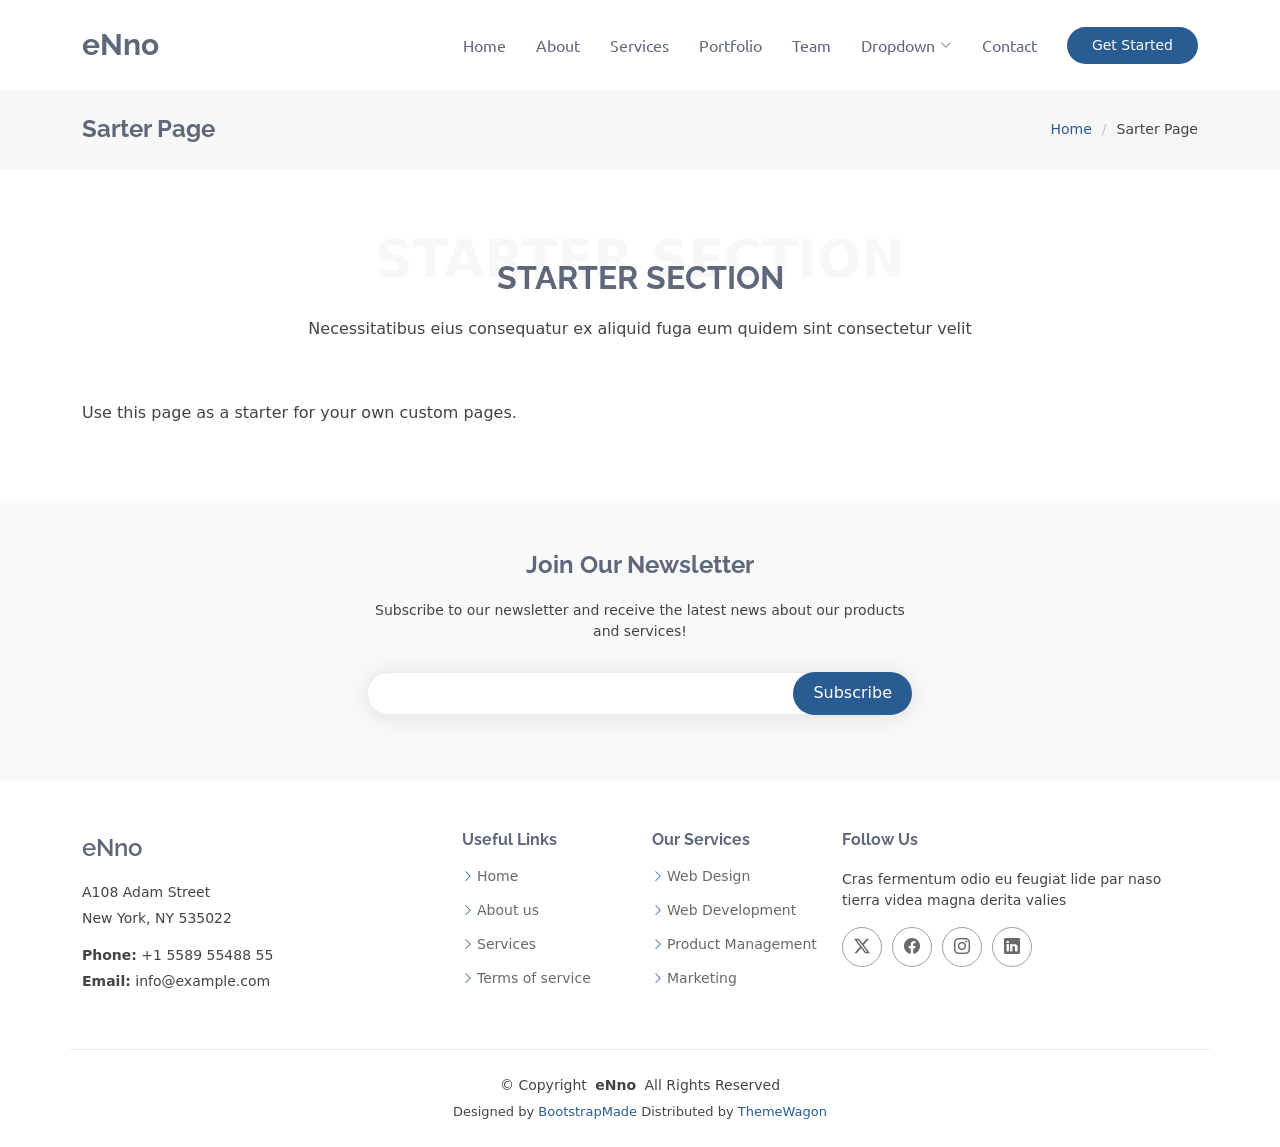
<file: sarter-page.html>
<!DOCTYPE html>
<html lang="en">

<head>
  <meta charset="utf-8">
  <meta content="width=device-width, initial-scale=1.0" name="viewport">
  <title>Sarter Page - eNno Bootstrap Template</title>
  <meta name="description" content="">
  <meta name="keywords" content="">

  <!-- Favicons -->
  <link href="assets/img/favicon.png" rel="icon">
  <link href="assets/img/apple-touch-icon.png" rel="apple-touch-icon">

  <!-- Fonts -->
  <link href="https://fonts.googleapis.com" rel="preconnect">
  <link href="https://fonts.gstatic.com" rel="preconnect" crossorigin>
  <link href="https://fonts.googleapis.com/css2?family=Roboto:ital,wght@0,100;0,300;0,400;0,500;0,700;0,900;1,100;1,300;1,400;1,500;1,700;1,900&family=Raleway:ital,wght@0,100;0,200;0,300;0,400;0,500;0,600;0,700;0,800;0,900;1,100;1,200;1,300;1,400;1,500;1,600;1,700;1,800;1,900&family=Ubuntu:ital,wght@0,300;0,400;0,500;0,700;1,300;1,400;1,500;1,700&display=swap" rel="stylesheet">

  <!-- Vendor CSS Files -->
  <link href="assets/vendor/bootstrap/css/bootstrap.min.css" rel="stylesheet">
  <link href="assets/vendor/bootstrap-icons/bootstrap-icons.css" rel="stylesheet">
  <link href="assets/vendor/aos/aos.css" rel="stylesheet">
  <link href="assets/vendor/glightbox/css/glightbox.min.css" rel="stylesheet">
  <link href="assets/vendor/swiper/swiper-bundle.min.css" rel="stylesheet">

  <!-- Main CSS File -->
  <link href="assets/css/main.css" rel="stylesheet">

  <!-- =======================================================
  * Template Name: eNno
  * Template URL: https://bootstrapmade.com/enno-free-simple-bootstrap-template/
  * Updated: Aug 07 2024 with Bootstrap v5.3.3
  * Author: BootstrapMade.com
  * License: https://bootstrapmade.com/license/
  ======================================================== -->
</head>

<body class="sarter-page-page">

  <header id="header" class="header d-flex align-items-center sticky-top">
    <div class="container-fluid container-xl position-relative d-flex align-items-center">

      <a href="index.html" class="logo d-flex align-items-center me-auto">
        <!-- Uncomment the line below if you also wish to use an image logo -->
        <!-- <img src="assets/img/logo.png" alt=""> -->
        <h1 class="sitename">eNno</h1>
      </a>

      <nav id="navmenu" class="navmenu">
        <ul>
          <li><a href="#hero">Home</a></li>
          <li><a href="#about">About</a></li>
          <li><a href="#services">Services</a></li>
          <li><a href="#portfolio">Portfolio</a></li>
          <li><a href="#team">Team</a></li>
          <li class="dropdown"><a href="#"><span>Dropdown</span> <i class="bi bi-chevron-down toggle-dropdown"></i></a>
            <ul>
              <li><a href="#">Dropdown 1</a></li>
              <li class="dropdown"><a href="#"><span>Deep Dropdown</span> <i class="bi bi-chevron-down toggle-dropdown"></i></a>
                <ul>
                  <li><a href="#">Deep Dropdown 1</a></li>
                  <li><a href="#">Deep Dropdown 2</a></li>
                  <li><a href="#">Deep Dropdown 3</a></li>
                  <li><a href="#">Deep Dropdown 4</a></li>
                  <li><a href="#">Deep Dropdown 5</a></li>
                </ul>
              </li>
              <li><a href="#">Dropdown 2</a></li>
              <li><a href="#">Dropdown 3</a></li>
              <li><a href="#">Dropdown 4</a></li>
            </ul>
          </li>
          <li><a href="#contact">Contact</a></li>
        </ul>
        <i class="mobile-nav-toggle d-xl-none bi bi-list"></i>
      </nav>

      <a class="btn-getstarted" href="index.html#about">Get Started</a>

    </div>
  </header>

  <main class="main">

    <!-- Page Title -->
    <div class="page-title">
      <div class="container d-lg-flex justify-content-between align-items-center">
        <h1 class="mb-2 mb-lg-0">Sarter Page</h1>
        <nav class="breadcrumbs">
          <ol>
            <li><a href="index.html">Home</a></li>
            <li class="current">Sarter Page</li>
          </ol>
        </nav>
      </div>
    </div><!-- End Page Title -->

    <!-- Starter Section Section -->
    <section id="starter-section" class="starter-section section">

      <!-- Section Title -->
      <div class="container section-title" data-aos="fade-up">
        <span>Starter Section</span>
        <h2>Starter Section</h2>
        <p>Necessitatibus eius consequatur ex aliquid fuga eum quidem sint consectetur velit</p>
      </div><!-- End Section Title -->

      <div class="container" data-aos="fade-up">
        <p>Use this page as a starter for your own custom pages.</p>
      </div>

    </section><!-- /Starter Section Section -->

  </main>

  <footer id="footer" class="footer">

    <div class="footer-newsletter">
      <div class="container">
        <div class="row justify-content-center text-center">
          <div class="col-lg-6">
            <h4>Join Our Newsletter</h4>
            <p>Subscribe to our newsletter and receive the latest news about our products and services!</p>
            <form action="forms/newsletter.php" method="post" class="php-email-form">
              <div class="newsletter-form"><input type="email" name="email"><input type="submit" value="Subscribe"></div>
              <div class="loading">Loading</div>
              <div class="error-message"></div>
              <div class="sent-message">Your subscription request has been sent. Thank you!</div>
            </form>
          </div>
        </div>
      </div>
    </div>

    <div class="container footer-top">
      <div class="row gy-4">
        <div class="col-lg-4 col-md-6 footer-about">
          <a href="index.html" class="d-flex align-items-center">
            <span class="sitename">eNno</span>
          </a>
          <div class="footer-contact pt-3">
            <p>A108 Adam Street</p>
            <p>New York, NY 535022</p>
            <p class="mt-3"><strong>Phone:</strong> <span>+1 5589 55488 55</span></p>
            <p><strong>Email:</strong> <span>info@example.com</span></p>
          </div>
        </div>

        <div class="col-lg-2 col-md-3 footer-links">
          <h4>Useful Links</h4>
          <ul>
            <li><i class="bi bi-chevron-right"></i> <a href="#">Home</a></li>
            <li><i class="bi bi-chevron-right"></i> <a href="#">About us</a></li>
            <li><i class="bi bi-chevron-right"></i> <a href="#">Services</a></li>
            <li><i class="bi bi-chevron-right"></i> <a href="#">Terms of service</a></li>
          </ul>
        </div>

        <div class="col-lg-2 col-md-3 footer-links">
          <h4>Our Services</h4>
          <ul>
            <li><i class="bi bi-chevron-right"></i> <a href="#">Web Design</a></li>
            <li><i class="bi bi-chevron-right"></i> <a href="#">Web Development</a></li>
            <li><i class="bi bi-chevron-right"></i> <a href="#">Product Management</a></li>
            <li><i class="bi bi-chevron-right"></i> <a href="#">Marketing</a></li>
          </ul>
        </div>

        <div class="col-lg-4 col-md-12">
          <h4>Follow Us</h4>
          <p>Cras fermentum odio eu feugiat lide par naso tierra videa magna derita valies</p>
          <div class="social-links d-flex">
            <a href=""><i class="bi bi-twitter-x"></i></a>
            <a href=""><i class="bi bi-facebook"></i></a>
            <a href="https://www.instagram.com/neonestinfotech?vrfl=eTUzanl1YjZ5dGQ%3D&utm_source=qr" aria-label="Instagram"><i class="bi bi-instagram"></i></a>
            <a href=""><i class="bi bi-linkedin"></i></a>
          </div>
        </div>

      </div>
    </div>

    <div class="container copyright text-center mt-4">
      <p>© <span>Copyright</span> <strong class="px-1 sitename">eNno</strong> <span>All Rights Reserved</span></p>
      <div class="credits">
        <!-- All the links in the footer should remain intact. -->
        <!-- You can delete the links only if you've purchased the pro version. -->
        <!-- Licensing information: https://bootstrapmade.com/license/ -->
        <!-- Purchase the pro version with working PHP/AJAX contact form: [buy-url] -->
        Designed by <a href="https://bootstrapmade.com/">BootstrapMade</a> Distributed by <a href=“https://themewagon.com>ThemeWagon
      </div>
    </div>

  </footer>

  <!-- Scroll Top -->
  <a href="#" id="scroll-top" class="scroll-top d-flex align-items-center justify-content-center"><i class="bi bi-arrow-up-short"></i></a>

  <!-- Preloader -->
  <div id="preloader"></div>

  <!-- Vendor JS Files -->
  <script src="assets/vendor/bootstrap/js/bootstrap.bundle.min.js"></script>
  <script src="assets/vendor/php-email-form/validate.js"></script>
  <script src="assets/vendor/aos/aos.js"></script>
  <script src="assets/vendor/glightbox/js/glightbox.min.js"></script>
  <script src="assets/vendor/purecounter/purecounter_vanilla.js"></script>
  <script src="assets/vendor/imagesloaded/imagesloaded.pkgd.min.js"></script>
  <script src="assets/vendor/isotope-layout/isotope.pkgd.min.js"></script>
  <script src="assets/vendor/swiper/swiper-bundle.min.js"></script>

  <!-- Main JS File -->
  <script src="assets/js/main.js"></script>

</body>

</html>
</file>
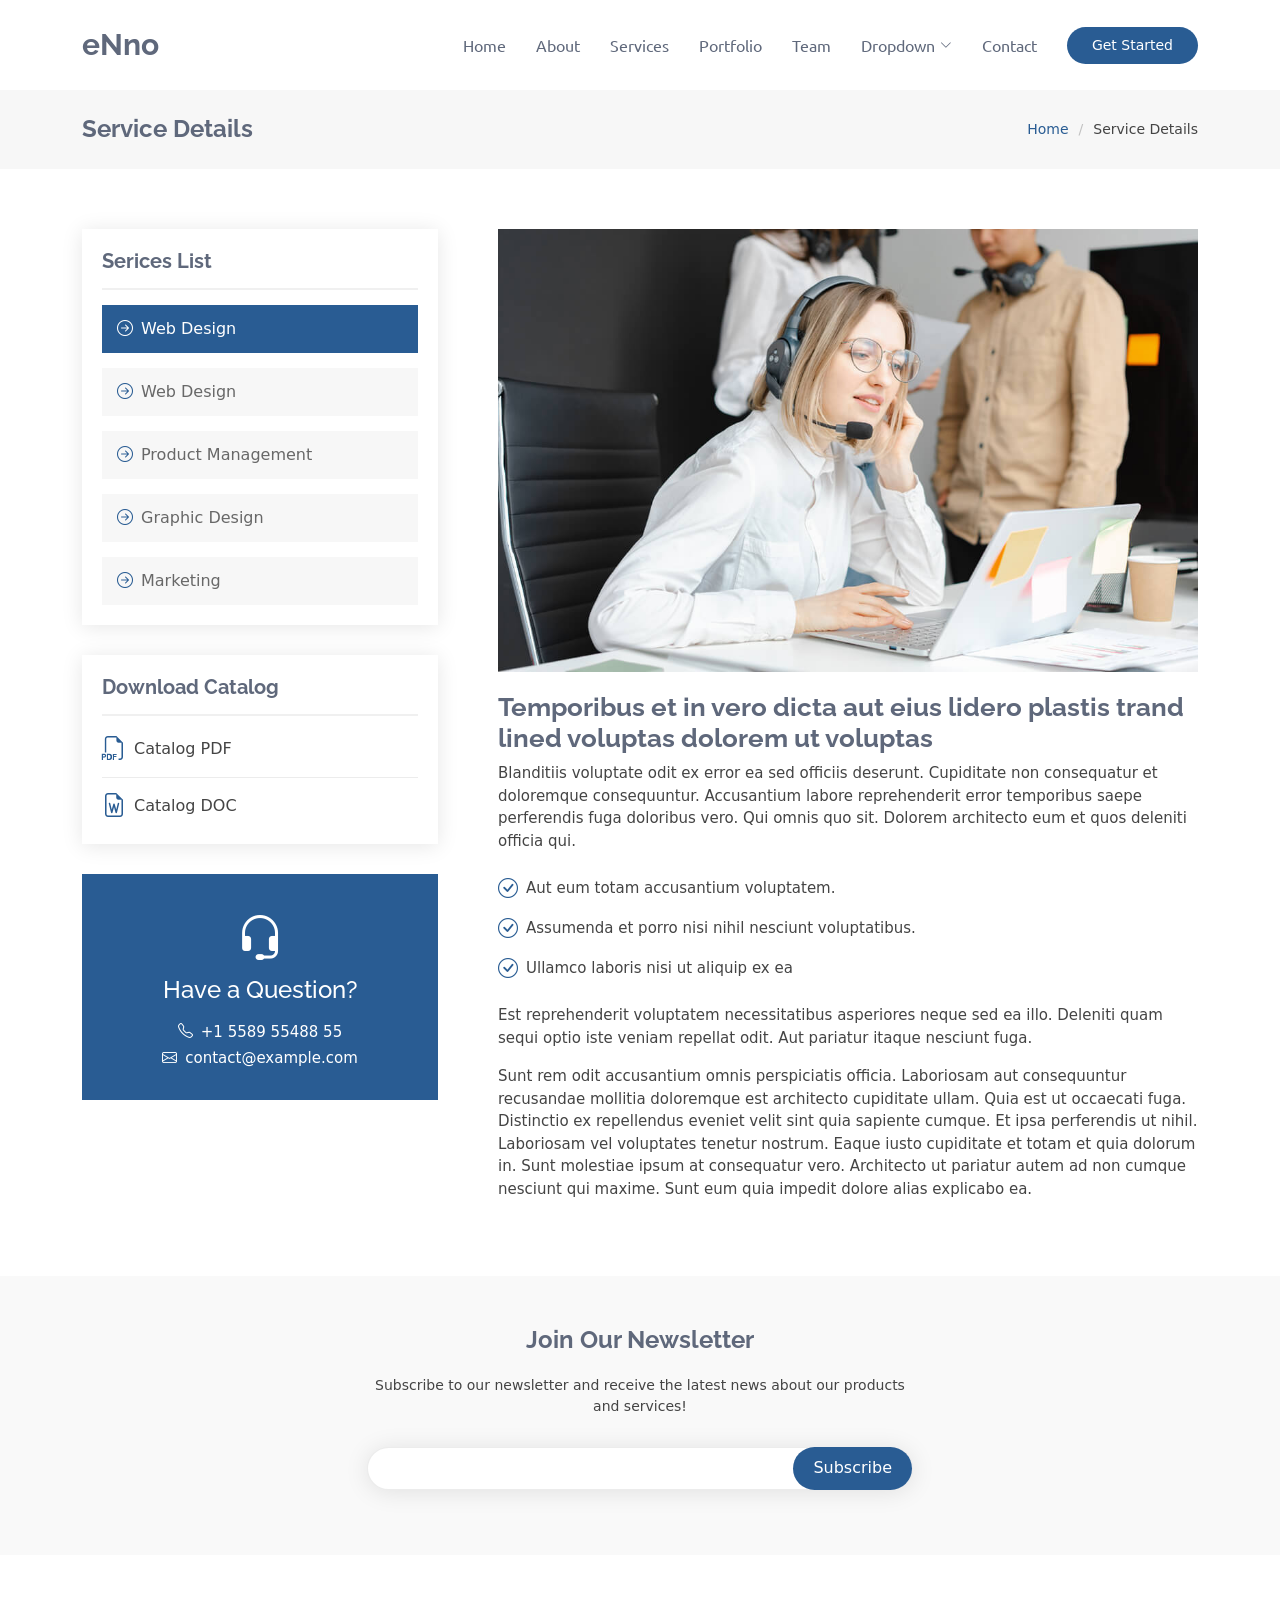
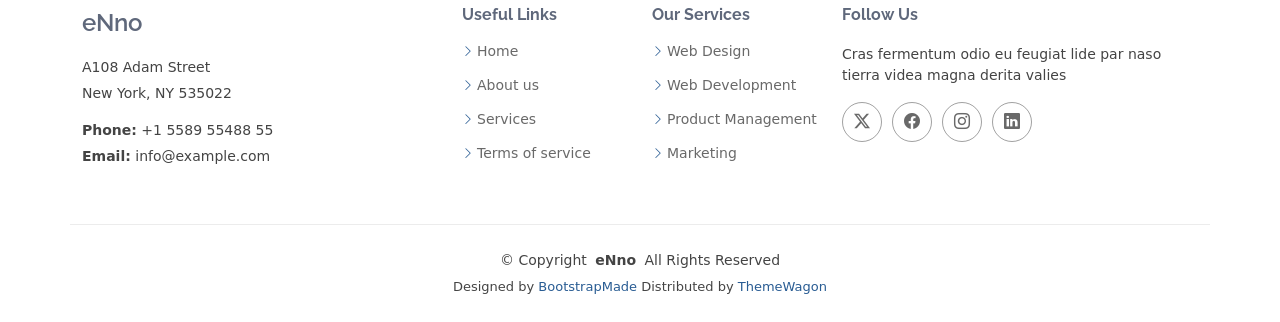
<file: service-details.html>
<!DOCTYPE html>
<html lang="en">

<head>
  <meta charset="utf-8">
  <meta content="width=device-width, initial-scale=1.0" name="viewport">
  <title>Service Details - eNno Bootstrap Template</title>
  <meta name="description" content="">
  <meta name="keywords" content="">

  <!-- Favicons -->
  <link href="assets/img/favicon.png" rel="icon">
  <link href="assets/img/apple-touch-icon.png" rel="apple-touch-icon">

  <!-- Fonts -->
  <link href="https://fonts.googleapis.com" rel="preconnect">
  <link href="https://fonts.gstatic.com" rel="preconnect" crossorigin>
  <link href="https://fonts.googleapis.com/css2?family=Roboto:ital,wght@0,100;0,300;0,400;0,500;0,700;0,900;1,100;1,300;1,400;1,500;1,700;1,900&family=Raleway:ital,wght@0,100;0,200;0,300;0,400;0,500;0,600;0,700;0,800;0,900;1,100;1,200;1,300;1,400;1,500;1,600;1,700;1,800;1,900&family=Ubuntu:ital,wght@0,300;0,400;0,500;0,700;1,300;1,400;1,500;1,700&display=swap" rel="stylesheet">

  <!-- Vendor CSS Files -->
  <link href="assets/vendor/bootstrap/css/bootstrap.min.css" rel="stylesheet">
  <link href="assets/vendor/bootstrap-icons/bootstrap-icons.css" rel="stylesheet">
  <link href="assets/vendor/aos/aos.css" rel="stylesheet">
  <link href="assets/vendor/glightbox/css/glightbox.min.css" rel="stylesheet">
  <link href="assets/vendor/swiper/swiper-bundle.min.css" rel="stylesheet">

  <!-- Main CSS File -->
  <link href="assets/css/main.css" rel="stylesheet">

  <!-- =======================================================
  * Template Name: eNno
  * Template URL: https://bootstrapmade.com/enno-free-simple-bootstrap-template/
  * Updated: Aug 07 2024 with Bootstrap v5.3.3
  * Author: BootstrapMade.com
  * License: https://bootstrapmade.com/license/
  ======================================================== -->
</head>

<body class="service-details-page">

  <header id="header" class="header d-flex align-items-center sticky-top">
    <div class="container-fluid container-xl position-relative d-flex align-items-center">

      <a href="index.html" class="logo d-flex align-items-center me-auto">
        <!-- Uncomment the line below if you also wish to use an image logo -->
        <!-- <img src="assets/img/logo.png" alt=""> -->
        <h1 class="sitename">eNno</h1>
      </a>

      <nav id="navmenu" class="navmenu">
        <ul>
          <li><a href="#hero">Home</a></li>
          <li><a href="#about">About</a></li>
          <li><a href="#services">Services</a></li>
          <li><a href="#portfolio">Portfolio</a></li>
          <li><a href="#team">Team</a></li>
          <li class="dropdown"><a href="#"><span>Dropdown</span> <i class="bi bi-chevron-down toggle-dropdown"></i></a>
            <ul>
              <li><a href="#">Dropdown 1</a></li>
              <li class="dropdown"><a href="#"><span>Deep Dropdown</span> <i class="bi bi-chevron-down toggle-dropdown"></i></a>
                <ul>
                  <li><a href="#">Deep Dropdown 1</a></li>
                  <li><a href="#">Deep Dropdown 2</a></li>
                  <li><a href="#">Deep Dropdown 3</a></li>
                  <li><a href="#">Deep Dropdown 4</a></li>
                  <li><a href="#">Deep Dropdown 5</a></li>
                </ul>
              </li>
              <li><a href="#">Dropdown 2</a></li>
              <li><a href="#">Dropdown 3</a></li>
              <li><a href="#">Dropdown 4</a></li>
            </ul>
          </li>
          <li><a href="#contact">Contact</a></li>
        </ul>
        <i class="mobile-nav-toggle d-xl-none bi bi-list"></i>
      </nav>

      <a class="btn-getstarted" href="index.html#about">Get Started</a>

    </div>
  </header>

  <main class="main">

    <!-- Page Title -->
    <div class="page-title">
      <div class="container d-lg-flex justify-content-between align-items-center">
        <h1 class="mb-2 mb-lg-0">Service Details</h1>
        <nav class="breadcrumbs">
          <ol>
            <li><a href="index.html">Home</a></li>
            <li class="current">Service Details</li>
          </ol>
        </nav>
      </div>
    </div><!-- End Page Title -->

    <!-- Service Details Section -->
    <section id="service-details" class="service-details section">

      <div class="container">

        <div class="row gy-5">

          <div class="col-lg-4" data-aos="fade-up" data-aos-delay="100">

            <div class="service-box">
              <h4>Serices List</h4>
              <div class="services-list">
                <a href="#" class="active"><i class="bi bi-arrow-right-circle"></i><span>Web Design</span></a>
                <a href="#"><i class="bi bi-arrow-right-circle"></i><span>Web Design</span></a>
                <a href="#"><i class="bi bi-arrow-right-circle"></i><span>Product Management</span></a>
                <a href="#"><i class="bi bi-arrow-right-circle"></i><span>Graphic Design</span></a>
                <a href="#"><i class="bi bi-arrow-right-circle"></i><span>Marketing</span></a>
              </div>
            </div><!-- End Services List -->

            <div class="service-box">
              <h4>Download Catalog</h4>
              <div class="download-catalog">
                <a href="#"><i class="bi bi-filetype-pdf"></i><span>Catalog PDF</span></a>
                <a href="#"><i class="bi bi-file-earmark-word"></i><span>Catalog DOC</span></a>
              </div>
            </div><!-- End Services List -->

            <div class="help-box d-flex flex-column justify-content-center align-items-center">
              <i class="bi bi-headset help-icon"></i>
              <h4>Have a Question?</h4>
              <p class="d-flex align-items-center mt-2 mb-0"><i class="bi bi-telephone me-2"></i> <span>+1 5589 55488 55</span></p>
              <p class="d-flex align-items-center mt-1 mb-0"><i class="bi bi-envelope me-2"></i> <a href="mailto:contact@example.com">contact@example.com</a></p>
            </div>

          </div>

          <div class="col-lg-8 ps-lg-5" data-aos="fade-up" data-aos-delay="200">
            <img src="assets/img/services.jpg" alt="" class="img-fluid services-img">
            <h3>Temporibus et in vero dicta aut eius lidero plastis trand lined voluptas dolorem ut voluptas</h3>
            <p>
              Blanditiis voluptate odit ex error ea sed officiis deserunt. Cupiditate non consequatur et doloremque consequuntur. Accusantium labore reprehenderit error temporibus saepe perferendis fuga doloribus vero. Qui omnis quo sit. Dolorem architecto eum et quos deleniti officia qui.
            </p>
            <ul>
              <li><i class="bi bi-check-circle"></i> <span>Aut eum totam accusantium voluptatem.</span></li>
              <li><i class="bi bi-check-circle"></i> <span>Assumenda et porro nisi nihil nesciunt voluptatibus.</span></li>
              <li><i class="bi bi-check-circle"></i> <span>Ullamco laboris nisi ut aliquip ex ea</span></li>
            </ul>
            <p>
              Est reprehenderit voluptatem necessitatibus asperiores neque sed ea illo. Deleniti quam sequi optio iste veniam repellat odit. Aut pariatur itaque nesciunt fuga.
            </p>
            <p>
              Sunt rem odit accusantium omnis perspiciatis officia. Laboriosam aut consequuntur recusandae mollitia doloremque est architecto cupiditate ullam. Quia est ut occaecati fuga. Distinctio ex repellendus eveniet velit sint quia sapiente cumque. Et ipsa perferendis ut nihil. Laboriosam vel voluptates tenetur nostrum. Eaque iusto cupiditate et totam et quia dolorum in. Sunt molestiae ipsum at consequatur vero. Architecto ut pariatur autem ad non cumque nesciunt qui maxime. Sunt eum quia impedit dolore alias explicabo ea.
            </p>
          </div>

        </div>

      </div>

    </section><!-- /Service Details Section -->

  </main>

  <footer id="footer" class="footer">

    <div class="footer-newsletter">
      <div class="container">
        <div class="row justify-content-center text-center">
          <div class="col-lg-6">
            <h4>Join Our Newsletter</h4>
            <p>Subscribe to our newsletter and receive the latest news about our products and services!</p>
            <form action="forms/newsletter.php" method="post" class="php-email-form">
              <div class="newsletter-form"><input type="email" name="email"><input type="submit" value="Subscribe"></div>
              <div class="loading">Loading</div>
              <div class="error-message"></div>
              <div class="sent-message">Your subscription request has been sent. Thank you!</div>
            </form>
          </div>
        </div>
      </div>
    </div>

    <div class="container footer-top">
      <div class="row gy-4">
        <div class="col-lg-4 col-md-6 footer-about">
          <a href="index.html" class="d-flex align-items-center">
            <span class="sitename">eNno</span>
          </a>
          <div class="footer-contact pt-3">
            <p>A108 Adam Street</p>
            <p>New York, NY 535022</p>
            <p class="mt-3"><strong>Phone:</strong> <span>+1 5589 55488 55</span></p>
            <p><strong>Email:</strong> <span>info@example.com</span></p>
          </div>
        </div>

        <div class="col-lg-2 col-md-3 footer-links">
          <h4>Useful Links</h4>
          <ul>
            <li><i class="bi bi-chevron-right"></i> <a href="#">Home</a></li>
            <li><i class="bi bi-chevron-right"></i> <a href="#">About us</a></li>
            <li><i class="bi bi-chevron-right"></i> <a href="#">Services</a></li>
            <li><i class="bi bi-chevron-right"></i> <a href="#">Terms of service</a></li>
          </ul>
        </div>

        <div class="col-lg-2 col-md-3 footer-links">
          <h4>Our Services</h4>
          <ul>
            <li><i class="bi bi-chevron-right"></i> <a href="#">Web Design</a></li>
            <li><i class="bi bi-chevron-right"></i> <a href="#">Web Development</a></li>
            <li><i class="bi bi-chevron-right"></i> <a href="#">Product Management</a></li>
            <li><i class="bi bi-chevron-right"></i> <a href="#">Marketing</a></li>
          </ul>
        </div>

        <div class="col-lg-4 col-md-12">
          <h4>Follow Us</h4>
          <p>Cras fermentum odio eu feugiat lide par naso tierra videa magna derita valies</p>
          <div class="social-links d-flex">
            <a href=""><i class="bi bi-twitter-x"></i></a>
            <a href=""><i class="bi bi-facebook"></i></a>
            <a href="https://www.instagram.com/neonestinfotech?vrfl=eTUzanl1YjZ5dGQ%3D&utm_source=qr" aria-label="Instagram"><i class="bi bi-instagram"></i></a>
            <a href=""><i class="bi bi-linkedin"></i></a>
          </div>
        </div>

      </div>
    </div>

    <div class="container copyright text-center mt-4">
      <p>© <span>Copyright</span> <strong class="px-1 sitename">eNno</strong> <span>All Rights Reserved</span></p>
      <div class="credits">
        <!-- All the links in the footer should remain intact. -->
        <!-- You can delete the links only if you've purchased the pro version. -->
        <!-- Licensing information: https://bootstrapmade.com/license/ -->
        <!-- Purchase the pro version with working PHP/AJAX contact form: [buy-url] -->
        Designed by <a href="https://bootstrapmade.com/">BootstrapMade</a> Distributed by <a href=“https://themewagon.com>ThemeWagon
      </div>
    </div>

  </footer>

  <!-- Scroll Top -->
  <a href="#" id="scroll-top" class="scroll-top d-flex align-items-center justify-content-center"><i class="bi bi-arrow-up-short"></i></a>

  <!-- Preloader -->
  <div id="preloader"></div>

  <!-- Vendor JS Files -->
  <script src="assets/vendor/bootstrap/js/bootstrap.bundle.min.js"></script>
  <script src="assets/vendor/php-email-form/validate.js"></script>
  <script src="assets/vendor/aos/aos.js"></script>
  <script src="assets/vendor/glightbox/js/glightbox.min.js"></script>
  <script src="assets/vendor/purecounter/purecounter_vanilla.js"></script>
  <script src="assets/vendor/imagesloaded/imagesloaded.pkgd.min.js"></script>
  <script src="assets/vendor/isotope-layout/isotope.pkgd.min.js"></script>
  <script src="assets/vendor/swiper/swiper-bundle.min.js"></script>

  <!-- Main JS File -->
  <script src="assets/js/main.js"></script>

</body>

</html>
</file>
<file: assets/css/theme.css>
/*--------------------------------------------------------------
# Neonest Theme
# Light, brand-blue theme built around the Neonest logo.
# Loaded after main.css and overrides its variables.
--------------------------------------------------------------*/

:root {
  --default-font: "Inter", system-ui, -apple-system, "Segoe UI", Roboto, Arial, sans-serif;
  --heading-font: "Plus Jakarta Sans", "Inter", sans-serif;
  --nav-font: "Plus Jakarta Sans", "Inter", sans-serif;

  --brand: #2b5ea8;
  --brand-dark: #1c3f78;
  --brand-cyan: #22b8e6;
  --brand-gradient: linear-gradient(135deg, #2b5ea8 0%, #22b8e6 100%);
  --ink: #0d1b33;
  --muted: #5b6b86;
  --bg: #ffffff;
  --bg-alt: #f4f8fe;
  --line: #e2e9f4;
  --shadow-sm: 0 4px 14px rgba(16, 42, 92, 0.06);
  --shadow-md: 0 14px 40px rgba(16, 42, 92, 0.10);
  --shadow-lg: 0 30px 70px rgba(16, 42, 92, 0.18);

  --background-color: var(--bg);
  --default-color: var(--muted);
  --heading-color: var(--ink);
  --accent-color: var(--brand);
  --surface-color: #ffffff;
  --contrast-color: #ffffff;

  --nav-color: var(--ink);
  --nav-hover-color: var(--brand);
  --nav-mobile-background-color: #ffffff;
  --nav-dropdown-background-color: #ffffff;
  --nav-dropdown-color: var(--ink);
  --nav-dropdown-hover-color: var(--brand);
}

body {
  background: var(--bg);
  color: var(--muted);
  font-family: var(--default-font);
}

h1, h2, h3, h4, h5, h6 {
  font-family: var(--heading-font);
  color: var(--ink);
}

a {
  color: var(--brand);
}

.section {
  padding: 100px 0;
  scroll-margin-top: 80px;
}

.alt-bg {
  --background-color: var(--bg-alt);
  background: var(--bg-alt);
}

.text-gradient {
  background: var(--brand-gradient);
  -webkit-background-clip: text;
  background-clip: text;
  color: transparent;
}

/*--------------------------------------------------------------
# Buttons
--------------------------------------------------------------*/
.btn-primary-x,
.btn-outline-x,
.btn-light-x,
.header-cta,
.contact-form button[type=submit] {
  display: inline-flex;
  align-items: center;
  gap: 10px;
  font-family: var(--heading-font);
  font-weight: 700;
  font-size: 15px;
  border-radius: 50px;
  padding: 14px 30px;
  transition: transform 0.25s, box-shadow 0.25s, background 0.25s, color 0.25s;
}

.btn-primary-x,
.header-cta,
.contact-form button[type=submit] {
  background: var(--brand-gradient);
  color: #ffffff;
  border: 0;
  box-shadow: 0 10px 24px rgba(43, 94, 168, 0.35);
}

.btn-primary-x:hover,
.header-cta:hover,
.contact-form button[type=submit]:hover {
  color: #ffffff;
  transform: translateY(-3px);
  box-shadow: 0 16px 32px rgba(43, 94, 168, 0.45);
}

.btn-primary-x i,
.header-cta i,
.btn-light-x i {
  transition: transform 0.25s;
}

.btn-primary-x:hover i,
.header-cta:hover i,
.btn-light-x:hover i {
  transform: translateX(4px);
}

.btn-outline-x {
  background: #ffffff;
  color: var(--ink);
  border: 1px solid var(--line);
  box-shadow: var(--shadow-sm);
}

.btn-outline-x:hover {
  color: var(--brand);
  border-color: var(--brand);
  transform: translateY(-3px);
}

.btn-light-x {
  background: #ffffff;
  color: var(--brand-dark);
  box-shadow: 0 10px 24px rgba(0, 0, 0, 0.15);
}

.btn-light-x:hover {
  color: var(--brand);
  transform: translateY(-3px);
}

/*--------------------------------------------------------------
# Header
--------------------------------------------------------------*/
.header {
  --background-color: rgba(255, 255, 255, 0);
  padding: 18px 0;
  background: transparent;
  transition: background 0.3s, padding 0.3s, box-shadow 0.3s;
}

.scrolled .header {
  padding: 10px 0;
  background: rgba(255, 255, 255, 0.85);
  backdrop-filter: saturate(180%) blur(14px);
  -webkit-backdrop-filter: saturate(180%) blur(14px);
  box-shadow: 0 6px 24px rgba(16, 42, 92, 0.08);
}

.header .logo img {
  height: 44px;
  max-height: none;
  width: auto;
  margin: 0;
}

.header-cta {
  padding: 10px 22px;
  font-size: 14px;
  margin-left: 24px;
}

@media (min-width: 1200px) {
  .navmenu a,
  .navmenu a:focus {
    font-family: var(--nav-font);
    font-size: 15px;
    font-weight: 600;
    color: var(--ink);
    padding: 18px 14px;
  }

  .navmenu li:hover > a,
  .navmenu .active,
  .navmenu .active:focus {
    color: var(--brand);
  }

  .navmenu a::before {
    background: var(--brand-gradient);
    height: 3px;
    border-radius: 3px;
  }
}

@media (max-width: 1199px) {
  .mobile-nav-toggle {
    color: var(--ink);
    margin-left: 12px;
  }

  .navmenu {
    order: 3;
  }

  .navmenu ul {
    border-radius: 16px;
    box-shadow: var(--shadow-lg);
  }
}

/*--------------------------------------------------------------
# Titles
--------------------------------------------------------------*/
.title-block {
  text-align: center;
  max-width: 680px;
  margin: 0 auto 56px;
}

.title-block p {
  font-size: 17px;
  margin: 0;
}

.section-kicker {
  display: inline-block;
  font-family: var(--heading-font);
  font-weight: 700;
  font-size: 13px;
  letter-spacing: 0.12em;
  text-transform: uppercase;
  color: var(--brand);
  background: rgba(43, 94, 168, 0.08);
  padding: 6px 14px;
  border-radius: 50px;
  margin-bottom: 14px;
}

.section-heading {
  font-size: clamp(28px, 3.4vw, 42px);
  font-weight: 800;
  line-height: 1.2;
  letter-spacing: -0.02em;
  margin-bottom: 16px;
}

/*--------------------------------------------------------------
# Hero
--------------------------------------------------------------*/
.hero {
  position: relative;
  min-height: 100vh;
  display: flex;
  align-items: center;
  padding: 140px 0 80px;
  overflow: hidden;
  background: linear-gradient(180deg, #f2f7ff 0%, #ffffff 100%);
}

.hero-bg {
  position: absolute;
  inset: 0;
  pointer-events: none;
  background-image: radial-gradient(rgba(43, 94, 168, 0.12) 1px, transparent 1px);
  background-size: 26px 26px;
  mask-image: radial-gradient(ellipse at 70% 40%, #000 0%, transparent 70%);
  -webkit-mask-image: radial-gradient(ellipse at 70% 40%, #000 0%, transparent 70%);
}

.blob {
  position: absolute;
  border-radius: 50%;
  filter: blur(70px);
  opacity: 0.55;
  animation: blob-drift 14s ease-in-out infinite alternate;
}

.blob-1 { width: 460px; height: 460px; background: #9cc7ff; top: -120px; right: -80px; }
.blob-2 { width: 380px; height: 380px; background: #a7f0ff; bottom: -120px; right: 30%; animation-delay: -5s; }
.blob-3 { width: 300px; height: 300px; background: #c9d8ff; top: 30%; left: -120px; animation-delay: -9s; }

@keyframes blob-drift {
  from { transform: translate(0, 0) scale(1); }
  to { transform: translate(40px, 30px) scale(1.1); }
}

.hero .container {
  position: relative;
  z-index: 2;
}

.eyebrow {
  display: inline-flex;
  align-items: center;
  gap: 8px;
  padding: 8px 16px;
  border-radius: 50px;
  background: #ffffff;
  border: 1px solid var(--line);
  box-shadow: var(--shadow-sm);
  font-family: var(--heading-font);
  font-weight: 600;
  font-size: 14px;
  color: var(--ink);
  margin-bottom: 24px;
}

.eyebrow i {
  color: var(--brand);
}

.hero h1 {
  font-size: clamp(36px, 5vw, 62px);
  font-weight: 800;
  line-height: 1.1;
  letter-spacing: -0.03em;
  margin-bottom: 22px;
  color: var(--ink);
}

.hero p.lead {
  font-size: 18px;
  line-height: 1.7;
  color: var(--muted);
  max-width: 560px;
  margin: 0 0 34px;
}

.hero-actions {
  display: flex;
  flex-wrap: wrap;
  gap: 14px;
}

.hero-trust {
  display: flex;
  flex-wrap: wrap;
  gap: 36px;
  margin-top: 44px;
  padding-top: 28px;
  border-top: 1px solid var(--line);
}

.hero-trust strong {
  display: block;
  font-family: var(--heading-font);
  font-size: 28px;
  font-weight: 800;
  color: var(--ink);
  line-height: 1.1;
}

.hero-trust span {
  font-size: 14px;
}

@media (max-width: 991px) {
  .hero-text {
    text-align: center;
  }

  .hero p.lead {
    margin-left: auto;
    margin-right: auto;
  }

  .hero-actions,
  .hero-trust {
    justify-content: center;
  }
}

/*--------------------------------------------------------------
# Hero 3D hub (positions driven by main.js)
--------------------------------------------------------------*/
.orbit-scene {
  --hub: 240px;
  position: relative;
  height: 560px;
  perspective: 1200px;
}

.orbit-stage {
  position: absolute;
  inset: 0;
  transform: rotateX(var(--tilt-x, 0deg)) rotateY(var(--tilt-y, 0deg));
  transition: transform 0.5s ease-out;
}

/* Hero background canvas: faint dot globe + rising arrows */
#hero-canvas {
  position: absolute;
  inset: 0;
  width: 100%;
  height: 100%;
}

/* Rings, spokes and pulses */
.orbit-links {
  position: absolute;
  inset: 0;
  width: 100%;
  height: 100%;
  overflow: visible;
  z-index: 1;
  pointer-events: none;
}

.orbit-links .ring {
  fill: none;
}

.orbit-links .ring-base {
  stroke: rgba(43, 94, 168, 0.22);
  stroke-width: 1.5;
}

.orbit-links .ring-outer {
  stroke: rgba(43, 94, 168, 0.08);
  stroke-width: 1;
}

.orbit-links .ring-inner {
  stroke: rgba(43, 94, 168, 0.25);
  stroke-width: 1.5;
  stroke-dasharray: 2 8;
  stroke-linecap: round;
  transform-box: fill-box;
  transform-origin: center;
  animation: ring-rotate 40s linear infinite;
}

.orbit-links .ring-streak {
  stroke: #22b8e6;
  stroke-width: 3;
  stroke-linecap: round;
  stroke-dasharray: 120 880;
  filter: drop-shadow(0 0 6px rgba(34, 184, 230, 0.8));
  animation: streak-run 7s linear infinite;
}

@keyframes ring-rotate {
  to { transform: rotate(360deg); }
}

@keyframes streak-run {
  from { stroke-dashoffset: 1000; }
  to { stroke-dashoffset: 0; }
}

.orbit-links .links line {
  stroke: rgba(43, 94, 168, 0.16);
  stroke-width: 1.5;
}

.orbit-links .pulses circle {
  fill: #22b8e6;
  filter: drop-shadow(0 0 4px rgba(34, 184, 230, 0.9));
}

/* Center emblem with the logo */
.logo-core {
  position: absolute;
  top: 50%;
  left: 50%;
  z-index: 50;
  width: var(--hub);
  height: var(--hub);
  display: flex;
  align-items: center;
  justify-content: center;
  border-radius: 50%;
  border: 3px solid transparent;
  background:
    radial-gradient(circle at 35% 30%, #ffffff 0%, #f3f8ff 70%, #e6f0fd 100%) padding-box,
    conic-gradient(from var(--border-angle, 0deg), #2b5ea8, #22b8e6, #bfeeff, #ffffff, #2b5ea8) border-box;
  box-shadow:
    0 30px 60px rgba(16, 42, 92, 0.18),
    0 0 0 12px rgba(255, 255, 255, 0.6),
    0 0 0 13px rgba(43, 94, 168, 0.08),
    0 0 80px 10px rgba(34, 184, 230, 0.2),
    inset 0 -10px 30px rgba(43, 94, 168, 0.08);
  transform: translate(-50%, -50%);
  animation: core-float 6s ease-in-out infinite, border-spin 5s linear infinite;
}

.logo-core img {
  display: block;
  width: 76%;
  height: auto;
}

@keyframes core-float {
  0%, 100% { transform: translate(-50%, -50%) translateY(0); }
  50% { transform: translate(-50%, -50%) translateY(-8px); }
}

@property --border-angle {
  syntax: "<angle>";
  initial-value: 0deg;
  inherits: false;
}

@keyframes border-spin {
  to { --border-angle: 360deg; }
}

/* Skill chips */
.orbit-item {
  position: absolute;
  top: 50%;
  left: 50%;
  z-index: 60;
  display: flex;
  flex-direction: column;
  align-items: center;
  gap: 8px;
  will-change: transform;
}

.orbit-item .chip {
  width: 66px;
  height: 66px;
  border-radius: 20px;
  background: linear-gradient(145deg, #ffffff 0%, color-mix(in srgb, var(--c), #ffffff 92%) 100%);
  color: var(--c);
  font-size: 30px;
  border: 1px solid color-mix(in srgb, var(--c), #ffffff 80%);
  box-shadow:
    0 14px 28px color-mix(in srgb, var(--c), transparent 75%),
    0 4px 10px rgba(16, 42, 92, 0.08),
    inset 0 2px 0 #ffffff;
  transition: transform 0.3s ease, box-shadow 0.3s ease;
}

.orbit-item:hover .chip {
  transform: translateY(-4px) scale(1.08);
  box-shadow: 0 20px 36px color-mix(in srgb, var(--c), transparent 60%), inset 0 2px 0 #ffffff;
}

.orbit-item small {
  font-family: var(--heading-font);
  font-weight: 700;
  font-size: 12px;
  color: var(--ink);
  background: #ffffff;
  padding: 3px 10px;
  border-radius: 50px;
  box-shadow: var(--shadow-sm);
  white-space: nowrap;
}

@media (max-width: 575px) {
  .orbit-scene {
    height: 380px;
  }

  .orbit-item .chip {
    width: 46px;
    height: 46px;
    border-radius: 14px;
    font-size: 21px;
  }

  .orbit-item small {
    font-size: 10px;
    padding: 2px 8px;
  }
}

/*--------------------------------------------------------------
# Icon chips (cards)
--------------------------------------------------------------*/
.chip {
  display: inline-flex;
  align-items: center;
  justify-content: center;
  flex-shrink: 0;
  width: 60px;
  height: 60px;
  border-radius: 18px;
  font-size: 26px;
  line-height: 1;
  color: var(--c, var(--brand));
  background: color-mix(in srgb, var(--c, var(--brand)), #ffffff 88%);
}

/*--------------------------------------------------------------
# Cards (shared)
--------------------------------------------------------------*/
.step-card,
.skill-card,
.service-card,
.review-card,
.why-item,
.stat-card,
.contact-info,
.contact-form {
  position: relative;
  height: 100%;
  background: #ffffff;
  border: 1px solid var(--line);
  border-radius: 22px;
  box-shadow: var(--shadow-sm);
}

/* 3D tilt (driven by main.js) */
.tilt {
  transform-style: preserve-3d;
  transform: perspective(900px) rotateX(var(--tx, 0deg)) rotateY(var(--ty, 0deg));
  transition: transform 0.45s ease, box-shadow 0.35s ease, border-color 0.35s ease;
}

.tilt.is-tilting {
  transition: transform 0.08s linear, box-shadow 0.35s ease, border-color 0.35s ease;
}

.tilt:hover {
  box-shadow: var(--shadow-lg);
  border-color: transparent;
}

.tilt::after {
  content: "";
  position: absolute;
  inset: 0;
  border-radius: inherit;
  background: radial-gradient(circle at var(--gx, 50%) var(--gy, 50%), rgba(43, 94, 168, 0.08), transparent 60%);
  opacity: 0;
  transition: opacity 0.3s;
  pointer-events: none;
}

.tilt:hover::after {
  opacity: 1;
}

.tilt .chip,
.tilt .step-top {
  transform: translateZ(40px);
}

.tilt h3,
.tilt h4 {
  transform: translateZ(24px);
}

/*--------------------------------------------------------------
# Process
--------------------------------------------------------------*/
.process {
  padding-top: 0;
  margin-top: -40px;
  position: relative;
  z-index: 3;
  background: transparent;
}

.step-card {
  padding: 30px 26px;
}

.step-top {
  display: flex;
  justify-content: space-between;
  align-items: center;
  margin-bottom: 20px;
}

.step-icon {
  display: inline-flex;
  align-items: center;
  justify-content: center;
  width: 54px;
  height: 54px;
  border-radius: 16px;
  background: var(--brand-gradient);
  color: #ffffff;
  font-size: 24px;
  box-shadow: 0 10px 22px rgba(43, 94, 168, 0.3);
}

.step-no {
  font-family: var(--heading-font);
  font-weight: 800;
  font-size: 34px;
  color: rgba(43, 94, 168, 0.12);
}

.step-card h4 {
  font-size: 20px;
  font-weight: 700;
  margin-bottom: 10px;
}

.step-card p {
  font-size: 15px;
  line-height: 1.65;
  margin: 0;
}

/*--------------------------------------------------------------
# About
--------------------------------------------------------------*/
.about-visual {
  position: relative;
  perspective: 1200px;
}

.about-visual img {
  border-radius: 26px;
  transform: rotateY(-6deg) rotateX(2deg);
  transition: transform 0.6s ease;
}

.about-visual:hover img {
  transform: rotateY(0) rotateX(0);
}

.about-badge {
  position: absolute;
  left: 20px;
  bottom: 20px;
  display: flex;
  align-items: center;
  gap: 14px;
  padding: 16px 20px;
  background: #ffffff;
  border-radius: 18px;
  box-shadow: var(--shadow-lg);
  animation: core-float-small 5s ease-in-out infinite;
}

.about-badge i {
  font-size: 30px;
  color: var(--brand);
}

.about-badge strong {
  display: block;
  font-family: var(--heading-font);
  color: var(--ink);
}

.about-badge span {
  font-size: 13px;
}

@keyframes core-float-small {
  0%, 100% { transform: translateY(0); }
  50% { transform: translateY(-8px); }
}

.about p {
  font-size: 16px;
  line-height: 1.75;
}

.stat-card {
  padding: 20px;
  text-align: left;
}

.stat-card span,
.stat-card b {
  font-family: var(--heading-font);
  font-size: 32px;
  font-weight: 800;
  line-height: 1;
  background: var(--brand-gradient);
  -webkit-background-clip: text;
  background-clip: text;
  color: transparent;
}

.stat-card p {
  margin: 6px 0 0;
  font-size: 14px;
  font-weight: 500;
}

/*--------------------------------------------------------------
# Skills
--------------------------------------------------------------*/
.skill-card {
  padding: 28px 24px;
}

.skill-card h4 {
  font-size: 17px;
  font-weight: 700;
  margin: 18px 0 16px;
}

.skill-card .progress-track {
  height: 8px;
  border-radius: 8px;
  background: var(--bg-alt);
  overflow: hidden;
}

.skill-card .progress-value {
  display: block;
  height: 100%;
  width: 0;
  border-radius: 8px;
  background: linear-gradient(90deg, var(--c), color-mix(in srgb, var(--c), #22b8e6 50%));
  transition: width 1.6s cubic-bezier(0.22, 1, 0.36, 1);
}

.skill-card em {
  display: block;
  margin-top: 10px;
  font-style: normal;
  font-family: var(--heading-font);
  font-weight: 700;
  font-size: 14px;
  color: var(--ink);
  text-align: right;
}

/*--------------------------------------------------------------
# Services
--------------------------------------------------------------*/
.service-card {
  padding: 32px 26px;
  overflow: hidden;
}

.service-card::before {
  content: "";
  position: absolute;
  left: 0;
  right: 0;
  top: 0;
  height: 4px;
  background: var(--c);
  transform: scaleX(0);
  transform-origin: left;
  transition: transform 0.4s ease;
}

.service-card:hover::before {
  transform: scaleX(1);
}

.service-card h3 {
  font-size: 19px;
  font-weight: 700;
  margin: 22px 0 10px;
}

.service-card p {
  font-size: 15px;
  line-height: 1.65;
  margin: 0;
}

/*--------------------------------------------------------------
# Portfolio
--------------------------------------------------------------*/
.portfolio .portfolio-filters {
  display: flex;
  justify-content: center;
  flex-wrap: wrap;
  gap: 10px;
  padding: 0;
  margin: 0 0 36px;
}

.portfolio .portfolio-filters li {
  font-family: var(--heading-font);
  font-weight: 600;
  font-size: 15px;
  color: var(--ink);
  background: #ffffff;
  border: 1px solid var(--line);
  border-radius: 50px;
  padding: 9px 24px;
  margin: 0;
  transition: 0.25s;
}

.portfolio .portfolio-filters li:hover,
.portfolio .portfolio-filters li.filter-active {
  color: #ffffff;
  background: var(--brand-gradient);
  border-color: transparent;
}

.portfolio-card {
  position: relative;
  border-radius: 22px;
  overflow: hidden;
  background: #ffffff;
  box-shadow: var(--shadow-md);
}

.portfolio-card img {
  width: 100%;
  transition: transform 0.6s ease;
}

.portfolio-card:hover img {
  transform: scale(1.06);
}

.portfolio .portfolio-item .portfolio-info {
  left: 16px;
  right: 16px;
  bottom: 16px;
  opacity: 0;
  transform: translateY(16px);
  padding: 16px 20px;
  border-radius: 16px;
  background: rgba(255, 255, 255, 0.92);
  backdrop-filter: blur(8px);
  box-shadow: var(--shadow-md);
  transition: 0.35s ease;
}

.portfolio .portfolio-item:hover .portfolio-info {
  opacity: 1;
  bottom: 16px;
  transform: translateY(0);
}

.portfolio .portfolio-item .portfolio-info h4 {
  font-size: 17px;
  margin: 0 0 2px;
}

.portfolio .portfolio-item .portfolio-info span {
  font-size: 13px;
  color: var(--brand);
  font-weight: 600;
}

.portfolio .portfolio-item .portfolio-info .preview-link {
  right: 20px;
  width: 42px;
  height: 42px;
  top: calc(50% - 21px);
  border-radius: 50%;
  display: flex;
  align-items: center;
  justify-content: center;
  font-size: 18px;
  color: #ffffff;
  background: var(--brand-gradient);
}

.portfolio .portfolio-item .portfolio-info .preview-link:hover {
  color: #ffffff;
}

/*--------------------------------------------------------------
# Why Us
--------------------------------------------------------------*/
.why-item {
  padding: 30px 26px;
  text-align: center;
  transition: 0.3s;
}

.why-item:hover {
  transform: translateY(-6px);
  box-shadow: var(--shadow-md);
}

.why-item i {
  display: inline-flex;
  align-items: center;
  justify-content: center;
  width: 64px;
  height: 64px;
  border-radius: 50%;
  font-size: 28px;
  color: var(--brand);
  background: rgba(43, 94, 168, 0.08);
  margin-bottom: 18px;
}

.why-item h4 {
  font-size: 18px;
  font-weight: 700;
}

.why-item p {
  font-size: 15px;
  margin: 0;
}

/*--------------------------------------------------------------
# Reviews
--------------------------------------------------------------*/
.testimonials .swiper {
  padding: 10px 6px 56px;
}

.testimonials .swiper-slide {
  height: auto;
}

.review-card {
  padding: 34px 30px 28px;
  display: flex;
  flex-direction: column;
}

.review-card .quote {
  font-size: 42px;
  line-height: 1;
  color: rgba(43, 94, 168, 0.2);
}

.review-card p {
  flex: 1;
  font-size: 15px;
  line-height: 1.75;
  color: var(--muted);
  margin: 6px 0 24px;
}

.reviewer {
  display: flex;
  align-items: center;
  gap: 14px;
  padding-top: 20px;
  border-top: 1px solid var(--line);
}

.reviewer img {
  width: 52px;
  height: 52px;
  border-radius: 50%;
  object-fit: cover;
}

.reviewer h3 {
  font-size: 16px;
  margin: 0;
}

.reviewer h4 {
  font-size: 13px;
  font-weight: 500;
  color: var(--muted);
  margin: 2px 0 0;
}

.testimonials .swiper-pagination-bullet {
  width: 10px;
  height: 10px;
  background: rgba(43, 94, 168, 0.3);
  opacity: 1;
  transition: 0.3s;
}

.testimonials .swiper-pagination-bullet-active {
  width: 28px;
  border-radius: 10px;
  background: var(--brand);
}

/*--------------------------------------------------------------
# CTA
--------------------------------------------------------------*/
.cta {
  padding: 0;
}

.cta-box {
  position: relative;
  overflow: hidden;
  display: flex;
  align-items: center;
  justify-content: space-between;
  flex-wrap: wrap;
  gap: 24px;
  padding: 56px 60px;
  border-radius: 30px;
  background: var(--brand-gradient);
  box-shadow: 0 30px 60px rgba(43, 94, 168, 0.3);
}

.cta-box::before,
.cta-box::after {
  content: "";
  position: absolute;
  border-radius: 50%;
  border: 40px solid rgba(255, 255, 255, 0.08);
}

.cta-box::before { width: 300px; height: 300px; right: -80px; top: -150px; }
.cta-box::after { width: 200px; height: 200px; left: 30%; bottom: -140px; }

.cta-box > * {
  position: relative;
  z-index: 1;
}

.cta-box h2 {
  color: #ffffff;
  font-size: clamp(26px, 3vw, 36px);
  font-weight: 800;
  margin-bottom: 8px;
}

.cta-box p {
  color: rgba(255, 255, 255, 0.88);
  font-size: 17px;
  margin: 0;
}

@media (max-width: 767px) {
  .cta-box {
    padding: 40px 28px;
    text-align: center;
    justify-content: center;
  }
}

/*--------------------------------------------------------------
# Contact
--------------------------------------------------------------*/
.contact-info {
  padding: 34px 30px;
}

.info-row {
  display: flex;
  gap: 18px;
  align-items: flex-start;
  margin-bottom: 26px;
}

.info-row .chip {
  width: 52px;
  height: 52px;
  font-size: 22px;
  border-radius: 16px;
}

.info-row h3 {
  font-size: 16px;
  font-weight: 700;
  margin: 2px 0 4px;
}

.info-row p {
  margin: 0;
  font-size: 15px;
}

.info-row a {
  color: var(--muted);
}

.info-row a:hover {
  color: var(--brand);
}

.info-social {
  display: flex;
  gap: 10px;
}

.info-social a {
  display: inline-flex;
  align-items: center;
  justify-content: center;
  width: 42px;
  height: 42px;
  border-radius: 50%;
  border: 1px solid var(--line);
  color: var(--ink);
  font-size: 17px;
  transition: 0.25s;
}

.info-social a:hover {
  color: #ffffff;
  background: var(--brand-gradient);
  border-color: transparent;
}

.contact .contact-form {
  padding: 34px 30px;
  box-shadow: var(--shadow-md);
}

.contact-form label {
  display: block;
  font-family: var(--heading-font);
  font-weight: 600;
  font-size: 14px;
  color: var(--ink);
  margin-bottom: 6px;
}

.contact .php-email-form input[type=text],
.contact .php-email-form input[type=email],
.contact .php-email-form input[type=tel],
.contact .php-email-form textarea {
  font-size: 15px;
  padding: 12px 16px;
  border-radius: 12px;
  border: 1px solid var(--line);
  background: var(--bg-alt);
  color: var(--ink);
  box-shadow: none;
}

.contact .php-email-form input:focus,
.contact .php-email-form textarea:focus {
  border-color: var(--brand);
  background: #ffffff;
  box-shadow: 0 0 0 4px rgba(43, 94, 168, 0.12);
}

.contact .php-email-form button[type=submit] {
  padding: 14px 34px;
  border-radius: 50px;
}

/*--------------------------------------------------------------
# Footer
--------------------------------------------------------------*/
.footer {
  --background-color: var(--bg-alt);
  background: var(--bg-alt);
  color: var(--muted);
  border-top: 1px solid var(--line);
  padding-top: 70px;
  font-size: 15px;
}

.footer-logo img {
  height: 50px;
  width: auto;
}

.footer h4 {
  font-size: 16px;
  font-weight: 700;
  margin-bottom: 18px;
}

.footer .footer-links ul {
  list-style: none;
  padding: 0;
  margin: 0;
}

.footer .footer-links ul li {
  padding: 6px 0;
}

.footer .footer-links ul a,
.footer .footer-contact a {
  color: var(--muted);
  transition: 0.2s;
}

.footer .footer-links ul a:hover,
.footer .footer-contact a:hover {
  color: var(--brand);
}

.footer-contact p {
  margin-bottom: 8px;
}

.footer .copyright {
  margin-top: 50px;
  padding: 24px 0;
  border-top: 1px solid var(--line);
  text-align: center;
}

.footer .copyright p {
  margin: 0;
}

.footer .copyright strong {
  color: var(--ink);
}

/*--------------------------------------------------------------
# Misc
--------------------------------------------------------------*/
.scroll-top {
  background: var(--brand-gradient);
  border-radius: 50%;
  width: 46px;
  height: 46px;
  box-shadow: 0 10px 22px rgba(43, 94, 168, 0.35);
}

.scroll-top i {
  color: #ffffff;
}

#preloader {
  background: #ffffff;
  display: flex;
  align-items: center;
  justify-content: center;
}

#preloader::before {
  display: none;
}

#preloader img {
  width: 220px;
  height: auto;
  animation: preloader-pulse 1.2s ease-in-out infinite;
}

@keyframes preloader-pulse {
  0%, 100% { opacity: 0.4; transform: scale(0.96); }
  50% { opacity: 1; transform: scale(1); }
}

/*--------------------------------------------------------------
# Mobile & tablet (Android / iPhone)
--------------------------------------------------------------*/

/* Stop sideways scrolling caused by AOS slide-ins, blobs and rotated images */
html,
body {
  max-width: 100%;
  overflow-x: hidden;
}

@supports (overflow-x: clip) {
  html,
  body {
    overflow-x: clip;
  }
}

a,
button,
.portfolio-filters li,
.mobile-nav-toggle {
  -webkit-tap-highlight-color: transparent;
}

/* iOS Safari: 100vh includes the hidden toolbar, svh does not */
@supports (min-height: 100svh) {
  .hero {
    min-height: 100svh;
  }
}

/* A backdrop-filter on the header traps the fixed mobile menu inside the
   header bar, so drop it while the menu is open */
.mobile-nav-active .header {
  backdrop-filter: none;
  -webkit-backdrop-filter: none;
}

@media (max-width: 1199px) {
  .mobile-nav-toggle {
    font-size: 30px;
    padding: 4px;
  }

  .navmenu a,
  .navmenu a:focus {
    padding: 13px 22px;
  }
}

/* Touch screens have no hover: show portfolio captions, skip sticky hover effects */
@media (hover: none) {
  .portfolio .portfolio-item .portfolio-info {
    opacity: 1;
    transform: none;
  }

  .portfolio-card:hover img {
    transform: none;
  }

  .tilt:hover {
    box-shadow: var(--shadow-sm);
    border-color: var(--line);
  }

  .tilt:hover::after {
    opacity: 0;
  }

  .why-item:hover {
    transform: none;
    box-shadow: var(--shadow-sm);
  }

  .about-visual img {
    transform: none;
  }
}

/* Tablets */
@media (max-width: 991px) {
  .section {
    padding: 80px 0;
  }

  .process {
    padding-top: 0;
  }

  .cta {
    padding: 0;
  }

  .hero {
    min-height: auto;
    padding: 130px 0 80px;
  }

  .title-block {
    margin-bottom: 40px;
  }

  .orbit-scene {
    height: 480px;
  }
}

/* Phones */
@media (max-width: 575px) {
  .section {
    padding: 60px 0;
    scroll-margin-top: 68px;
  }

  .process {
    padding-top: 0;
    margin-top: -20px;
  }

  .cta {
    padding: 0;
  }

  .container {
    padding-left: 18px;
    padding-right: 18px;
  }

  /* Header */
  .header,
  .scrolled .header {
    padding: 10px 0;
  }

  .header .logo img {
    height: 36px;
  }

  /* Hero */
  .hero {
    padding: 100px 0 50px;
  }

  .eyebrow {
    font-size: 13px;
    padding: 7px 14px;
    margin-bottom: 18px;
  }

  .hero h1 {
    font-size: clamp(30px, 8.6vw, 38px);
    margin-bottom: 16px;
  }

  .hero p.lead {
    font-size: 16px;
    line-height: 1.65;
    margin-bottom: 26px;
  }

  .hero-actions {
    flex-direction: column;
    align-items: stretch;
    gap: 12px;
  }

  .hero-actions a {
    justify-content: center;
  }

  .hero-trust {
    display: grid;
    grid-template-columns: repeat(3, 1fr);
    gap: 10px;
    margin-top: 32px;
    padding-top: 22px;
  }

  .hero-trust strong {
    font-size: 22px;
  }

  .hero-trust span {
    display: block;
    font-size: 12px;
    line-height: 1.3;
  }

  .blob-1 { width: 280px; height: 280px; }
  .blob-2 { width: 240px; height: 240px; }
  .blob-3 { width: 200px; height: 200px; }

  .orbit-scene {
    height: 360px;
  }

  /* Titles */
  .title-block {
    margin-bottom: 32px;
  }

  .title-block p {
    font-size: 15px;
  }

  .section-kicker {
    font-size: 12px;
  }

  .section-heading {
    font-size: clamp(24px, 7vw, 30px);
  }

  /* Cards */
  .step-card,
  .why-item {
    padding: 24px 20px;
  }

  .service-card {
    padding: 24px 20px;
  }

  .service-card h3 {
    font-size: 18px;
    margin: 16px 0 8px;
  }

  .skill-card {
    padding: 18px 14px;
    border-radius: 18px;
  }

  .skill-card .chip {
    width: 46px;
    height: 46px;
    font-size: 21px;
    border-radius: 14px;
  }

  .skill-card h4 {
    font-size: 14px;
    line-height: 1.35;
    margin: 14px 0 12px;
    min-height: 2.7em;
  }

  .skill-card em {
    font-size: 13px;
  }

  /* About */
  .about-badge {
    left: 12px;
    bottom: 12px;
    padding: 12px 14px;
    gap: 10px;
  }

  .about-badge i {
    font-size: 24px;
  }

  .about p {
    font-size: 15px;
  }

  .stat-card {
    padding: 16px 14px;
  }

  .stat-card span,
  .stat-card b {
    font-size: 26px;
  }

  .stat-card p {
    font-size: 13px;
  }

  /* Portfolio */
  .portfolio .portfolio-filters {
    gap: 8px;
    margin-bottom: 24px;
  }

  .portfolio .portfolio-filters li {
    font-size: 14px;
    padding: 8px 18px;
  }

  .portfolio .portfolio-item .portfolio-info {
    left: 12px;
    right: 12px;
    bottom: 12px;
    padding: 12px 16px;
  }

  .portfolio .portfolio-item:hover .portfolio-info {
    bottom: 12px;
  }

  .portfolio .portfolio-item .portfolio-info h4 {
    font-size: 15px;
  }

  .portfolio .portfolio-item .portfolio-info .preview-link {
    right: 14px;
    width: 38px;
    height: 38px;
    top: calc(50% - 19px);
  }

  /* Reviews */
  .review-card {
    padding: 26px 22px 22px;
  }

  .testimonials .swiper {
    padding-bottom: 46px;
  }

  /* CTA */
  .cta-box {
    padding: 36px 22px;
    border-radius: 24px;
  }

  .cta-box p {
    font-size: 15px;
  }

  .cta-box .btn-light-x {
    width: 100%;
    justify-content: center;
  }

  /* Contact */
  .contact-info,
  .contact .contact-form {
    padding: 24px 18px;
  }

  .info-row {
    gap: 14px;
    margin-bottom: 20px;
  }

  .info-row .chip {
    width: 44px;
    height: 44px;
    font-size: 19px;
    border-radius: 14px;
  }

  .info-row p {
    overflow-wrap: anywhere;
  }

  .contact .php-email-form button[type=submit] {
    width: 100%;
    justify-content: center;
  }

  /* Footer */
  .footer {
    padding-top: 50px;
  }

  .footer .copyright {
    margin-top: 36px;
    padding: 20px 0;
  }

  .footer-contact p {
    overflow-wrap: anywhere;
  }

  .footer .footer-links ul li {
    line-height: 1.4;
  }
}

/* iPhone zooms into inputs with a font smaller than 16px; keep them at 16px */
@media (max-width: 991px) {
  .contact .php-email-form input[type=text],
  .contact .php-email-form input[type=email],
  .contact .php-email-form input[type=tel],
  .contact .php-email-form textarea {
    font-size: 16px;
  }
}

/* Very small phones (iPhone SE 1st gen, small Androids) */
@media (max-width: 360px) {
  .hero-trust strong {
    font-size: 19px;
  }

  .hero-trust span {
    font-size: 11px;
  }

  .orbit-item small {
    display: none;
  }
}

/* Older Android / iOS browsers without color-mix() */
@supports not (color: color-mix(in srgb, red, blue)) {
  .chip {
    background: #eef3fb;
  }

  .orbit-item .chip {
    background: #ffffff;
    border-color: var(--line);
    box-shadow: var(--shadow-md), inset 0 2px 0 #ffffff;
  }

  .skill-card .progress-value {
    background: var(--c);
  }
}

@media (prefers-reduced-motion: reduce) {
  .blob,
  .logo-core,
  .orbit-links .ring-streak,
  .orbit-links .ring-inner,
  .about-badge,
  #preloader img {
    animation: none;
  }
}
</file>
<file: assets/css/main.css>
/**
* Template Name: eNno
* Template URL: https://bootstrapmade.com/enno-free-simple-bootstrap-template/
* Updated: Aug 07 2024 with Bootstrap v5.3.3
* Author: BootstrapMade.com
* License: https://bootstrapmade.com/license/
*/

/*--------------------------------------------------------------
# Font & Color Variables
# Help: https://bootstrapmade.com/color-system/
--------------------------------------------------------------*/
/* Fonts */
:root {
  --default-font: "Comic Sans", system-ui, -apple-system, "Segoe UI", Comic-Sans, "Helvetica Neue", Arial, "Noto Sans", "Liberation Sans", sans-serif, "Apple Color Emoji", "Segoe UI Emoji", "Segoe UI Symbol", "Noto Color Emoji";
  --heading-font: "Raleway", sans-serif;
  --nav-font: "Ubuntu", sans-serif;
}

/* Global Colors - The following color variables are used throughout the website. Updating them here will change the color scheme of the entire website */
:root {
  --background-color: #ffffff;
  /* Background color for the entire website, including individual sections */
  --default-color: #444444;
  /* Default color used for the majority of the text content across the entire website */
  --heading-color: #5f687b;
  /* Color for headings, subheadings and title throughout the website */
  --accent-color: #295c93;
  /* Accent color that represents your brand on the website. It's used for buttons, links, and other elements that need to stand out */
  --surface-color: #ffffff;
  /* The surface color is used as a background of boxed elements within sections, such as cards, icon boxes, or other elements that require a visual separation from the global background. */
  --contrast-color: #ffffff;
  /* Contrast color for text, ensuring readability against backgrounds of accent, heading, or default colors. */
}

/* Nav Menu Colors - The following color variables are used specifically for the navigation menu. They are separate from the global colors to allow for more customization options */
:root {
  --nav-color: #5f687b;
  /* The default color of the main navmenu links */
  --nav-hover-color: #295c93;
  /* Applied to main navmenu links when they are hovered over or active */
  --nav-mobile-background-color: #ffffff;
  /* Used as the background color for mobile navigation menu */
  --nav-dropdown-background-color: #ffffff;
  /* Used as the background color for dropdown items that appear when hovering over primary navigation items */
  --nav-dropdown-color: #5f687b;
  /* Used for navigation links of the dropdown items in the navigation menu. */
  --nav-dropdown-hover-color: #295c93;
  /* Similar to --nav-hover-color, this color is applied to dropdown navigation links when they are hovered over. */
}

/* Color Presets - These classes override global colors when applied to any section or element, providing reuse of the sam color scheme. */

.light-background {
  --background-color: #f9f9f9;
  --surface-color: #ffffff;
}

.dark-background {
  --background-color: #060606;
  --default-color: #ffffff;
  --heading-color: #ffffff;
  --surface-color: #252525;
  --contrast-color: #ffffff;
}

.accent-background {
  --background-color: #295c93;
  --default-color: #ffffff;
  --heading-color: #ffffff;
  --surface-color: #295c93;
  --contrast-color: #ffffff;
}

/* Smooth scroll */
:root {
  scroll-behavior: smooth;
}

/*--------------------------------------------------------------
# General Styling & Shared Classes
--------------------------------------------------------------*/
body {
  color: var(--default-color);
  background-color: var(--background-color);
  font-family: var(--default-font);
}

a {
  color: var(--accent-color);
  text-decoration: none;
  transition: 0.3s;
}

a:hover {
  color: color-mix(in srgb, var(--accent-color), transparent 25%);
  text-decoration: none;
}

h1,
h2,
h3,
h4,
h5,
h6 {
  color: var(--heading-color);
  font-family: var(--heading-font);
}

/* PHP Email Form Messages
------------------------------*/
.php-email-form .error-message {
  display: none;
  background: #df1529;
  color: #ffffff;
  text-align: left;
  padding: 15px;
  margin-bottom: 24px;
  font-weight: 600;
}

.php-email-form .sent-message {
  display: none;
  color: #ffffff;
  background: #295c93;
  text-align: center;
  padding: 15px;
  margin-bottom: 24px;
  font-weight: 600;
}

.php-email-form .loading {
  display: none;
  background: var(--surface-color);
  text-align: center;
  padding: 15px;
  margin-bottom: 24px;
}

.php-email-form .loading:before {
  content: "";
  display: inline-block;
  border-radius: 50%;
  width: 24px;
  height: 24px;
  margin: 0 10px -6px 0;
  border: 3px solid var(--accent-color);
  border-top-color: var(--surface-color);
  animation: php-email-form-loading 1s linear infinite;
}

@keyframes php-email-form-loading {
  0% {
    transform: rotate(0deg);
  }

  100% {
    transform: rotate(360deg);
  }
}

/* Pulsating Play Button
------------------------------*/
.pulsating-play-btn {
  width: 94px;
  height: 94px;
  background: radial-gradient(var(--accent-color) 50%, color-mix(in srgb, var(--accent-color), transparent 75%) 52%);
  border-radius: 50%;
  display: block;
  position: relative;
  overflow: hidden;
}

.pulsating-play-btn:before {
  content: "";
  position: absolute;
  width: 120px;
  height: 120px;
  animation-delay: 0s;
  animation: pulsate-play-btn 2s;
  animation-direction: forwards;
  animation-iteration-count: infinite;
  animation-timing-function: steps;
  opacity: 1;
  border-radius: 50%;
  border: 5px solid color-mix(in srgb, var(--accent-color), transparent 30%);
  top: -15%;
  left: -15%;
  background: rgba(198, 16, 0, 0);
}

.pulsating-play-btn:after {
  content: "";
  position: absolute;
  left: 50%;
  top: 50%;
  transform: translateX(-40%) translateY(-50%);
  width: 0;
  height: 0;
  border-top: 10px solid transparent;
  border-bottom: 10px solid transparent;
  border-left: 15px solid #fff;
  z-index: 100;
  transition: all 400ms cubic-bezier(0.55, 0.055, 0.675, 0.19);
}

.pulsating-play-btn:hover:before {
  content: "";
  position: absolute;
  left: 50%;
  top: 50%;
  transform: translateX(-40%) translateY(-50%);
  width: 0;
  height: 0;
  border: none;
  border-top: 10px solid transparent;
  border-bottom: 10px solid transparent;
  border-left: 15px solid #fff;
  z-index: 200;
  animation: none;
  border-radius: 0;
}

.pulsating-play-btn:hover:after {
  border-left: 15px solid var(--accent-color);
  transform: scale(20);
}

@keyframes pulsate-play-btn {
  0% {
    transform: scale(0.6, 0.6);
    opacity: 1;
  }

  100% {
    transform: scale(1, 1);
    opacity: 0;
  }
}

/*--------------------------------------------------------------
# Global Header
--------------------------------------------------------------*/
.header {
  color: var(--default-color);
  background-color: var(--background-color);
  padding: 15px 0;
  transition: all 0.5s;
  z-index: 997;
}

.header .logo {
  line-height: 1;
}

.header .logo img {
  max-height: 36px;
  margin-right: 8px;
}

.header .logo h1 {
  font-size: 30px;
  margin: 0;
  font-weight: 700;
  color: var(--heading-color);
}

.header .btn-getstarted,
.header .btn-getstarted:focus {
  color: var(--contrast-color);
  background: var(--accent-color);
  font-size: 14px;
  padding: 8px 25px;
  margin: 0 0 0 30px;
  border-radius: 50px;
  transition: 0.3s;
}

.header .btn-getstarted:hover,
.header .btn-getstarted:focus:hover {
  color: var(--contrast-color);
  background: color-mix(in srgb, var(--accent-color), transparent 15%);
}

@media (max-width: 1200px) {
  .header .logo {
    order: 1;
  }

  .header .btn-getstarted {
    order: 2;
    margin: 0 15px 0 0;
    padding: 6px 15px;
  }

  .header .navmenu {
    order: 3;
  }
}

.scrolled .header {
  box-shadow: 0px 0 18px rgba(0, 0, 0, 0.1);
}

/*--------------------------------------------------------------
# Navigation Menu
--------------------------------------------------------------*/
/* Navmenu - Desktop */
@media (min-width: 1200px) {
  .navmenu {
    padding: 0;
  }

  .navmenu ul {
    margin: 0;
    padding: 0;
    display: flex;
    list-style: none;
    align-items: center;
  }

  .navmenu li {
    position: relative;
  }

  .navmenu a,
  .navmenu a:focus {
    color: var(--nav-color);
    padding: 18px 15px;
    font-size: 16px;
    font-family: var(--nav-font);
    font-weight: 400;
    display: flex;
    align-items: center;
    justify-content: space-between;
    white-space: nowrap;
    transition: 0.3s;
  }

  .navmenu a i,
  .navmenu a:focus i {
    font-size: 12px;
    line-height: 0;
    margin-left: 5px;
    transition: 0.3s;
  }

  .navmenu li:last-child a {
    padding-right: 0;
  }

  .navmenu li:hover>a,
  .navmenu .active,
  .navmenu .active:focus {
    color: var(--nav-hover-color);
  }

  .navmenu .dropdown ul {
    margin: 0;
    padding: 10px 0;
    background: var(--nav-dropdown-background-color);
    display: block;
    position: absolute;
    visibility: hidden;
    left: 14px;
    top: 130%;
    opacity: 0;
    transition: 0.3s;
    border-radius: 4px;
    z-index: 99;
    box-shadow: 0px 0px 30px rgba(0, 0, 0, 0.1);
  }

  .navmenu .dropdown ul li {
    min-width: 200px;
  }

  .navmenu .dropdown ul a {
    padding: 10px 20px;
    font-size: 15px;
    text-transform: none;
    color: var(--nav-dropdown-color);
  }

  .navmenu .dropdown ul a i {
    font-size: 12px;
  }

  .navmenu .dropdown ul a:hover,
  .navmenu .dropdown ul .active:hover,
  .navmenu .dropdown ul li:hover>a {
    color: var(--nav-dropdown-hover-color);
  }

  .navmenu .dropdown:hover>ul {
    opacity: 1;
    top: 100%;
    visibility: visible;
  }

  .navmenu .dropdown .dropdown ul {
    top: 0;
    left: -90%;
    visibility: hidden;
  }

  .navmenu .dropdown .dropdown:hover>ul {
    opacity: 1;
    top: 0;
    left: -100%;
    visibility: visible;
  }
}

/* Navmenu - Mobile */
@media (max-width: 1199px) {
  .mobile-nav-toggle {
    color: var(--nav-color);
    font-size: 28px;
    line-height: 0;
    margin-right: 10px;
    cursor: pointer;
    transition: color 0.3s;
  }

  .navmenu {
    padding: 0;
    z-index: 9997;
  }

  .navmenu ul {
    display: none;
    list-style: none;
    position: absolute;
    inset: 60px 20px 20px 20px;
    padding: 10px 0;
    margin: 0;
    border-radius: 6px;
    background-color: var(--nav-mobile-background-color);
    overflow-y: auto;
    transition: 0.3s;
    z-index: 9998;
    box-shadow: 0px 0px 30px rgba(0, 0, 0, 0.1);
  }

  .navmenu a,
  .navmenu a:focus {
    color: var(--nav-dropdown-color);
    padding: 10px 20px;
    font-family: var(--nav-font);
    font-size: 17px;
    font-weight: 500;
    display: flex;
    align-items: center;
    justify-content: space-between;
    white-space: nowrap;
    transition: 0.3s;
  }

  .navmenu a i,
  .navmenu a:focus i {
    font-size: 12px;
    line-height: 0;
    margin-left: 5px;
    width: 30px;
    height: 30px;
    display: flex;
    align-items: center;
    justify-content: center;
    border-radius: 50%;
    transition: 0.3s;
    background-color: color-mix(in srgb, var(--accent-color), transparent 90%);
  }

  .navmenu a i:hover,
  .navmenu a:focus i:hover {
    background-color: var(--accent-color);
    color: var(--contrast-color);
  }

  .navmenu a:hover,
  .navmenu .active,
  .navmenu .active:focus {
    color: var(--nav-dropdown-hover-color);
  }

  .navmenu .active i,
  .navmenu .active:focus i {
    background-color: var(--accent-color);
    color: var(--contrast-color);
    transform: rotate(180deg);
  }

  .navmenu .dropdown ul {
    position: static;
    display: none;
    z-index: 99;
    padding: 10px 0;
    margin: 10px 20px;
    background-color: var(--nav-dropdown-background-color);
    border: 1px solid color-mix(in srgb, var(--default-color), transparent 90%);
    box-shadow: none;
    transition: all 0.5s ease-in-out;
  }

  .navmenu .dropdown ul ul {
    background-color: rgba(33, 37, 41, 0.1);
  }

  .navmenu .dropdown>.dropdown-active {
    display: block;
    background-color: rgba(33, 37, 41, 0.03);
  }

  .mobile-nav-active {
    overflow: hidden;
  }

  .mobile-nav-active .mobile-nav-toggle {
    color: #fff;
    position: absolute;
    font-size: 32px;
    top: 15px;
    right: 15px;
    margin-right: 0;
    z-index: 9999;
  }

  .mobile-nav-active .navmenu {
    position: fixed;
    overflow: hidden;
    inset: 0;
    background: rgba(33, 37, 41, 0.8);
    transition: 0.3s;
  }

  .mobile-nav-active .navmenu>ul {
    display: block;
  }
}

/*--------------------------------------------------------------
# Global Footer
--------------------------------------------------------------*/
.footer {
  color: var(--default-color);
  background-color: var(--background-color);
  font-size: 14px;
  position: relative;
}

.footer .footer-newsletter {
  background-color: color-mix(in srgb, var(--default-color), transparent 97%);
  padding: 50px 0;
}

.footer .footer-newsletter h4 {
  font-size: 24px;
}

.footer .footer-newsletter .newsletter-form {
  margin-top: 30px;
  margin-bottom: 15px;
  padding: 6px 8px;
  position: relative;
  border-radius: 4px;
  background-color: var(--surface-color);
  border: 1px solid color-mix(in srgb, var(--default-color), transparent 90%);
  box-shadow: 0px 2px 25px rgba(0, 0, 0, 0.1);
  display: flex;
  transition: 0.3s;
  border-radius: 50px;
}

.footer .footer-newsletter .newsletter-form:focus-within {
  border-color: var(--accent-color);
}

.footer .footer-newsletter .newsletter-form input[type=email] {
  border: 0;
  padding: 4px;
  width: 100%;
  background-color: var(--surface-color);
  color: var(--default-color);
}

.footer .footer-newsletter .newsletter-form input[type=email]:focus-visible {
  outline: none;
}

.footer .footer-newsletter .newsletter-form input[type=submit] {
  border: 0;
  font-size: 16px;
  padding: 0 20px;
  margin: -7px -8px -7px 0;
  background: var(--accent-color);
  color: var(--contrast-color);
  transition: 0.3s;
  border-radius: 50px;
}

.footer .footer-newsletter .newsletter-form input[type=submit]:hover {
  background: color-mix(in srgb, var(--accent-color), transparent 20%);
}

.footer .footer-top {
  padding-top: 50px;
}

.footer .social-links a {
  display: flex;
  align-items: center;
  justify-content: center;
  width: 40px;
  height: 40px;
  border-radius: 50%;
  border: 1px solid color-mix(in srgb, var(--default-color), transparent 50%);
  font-size: 16px;
  color: color-mix(in srgb, var(--default-color), transparent 20%);
  margin-right: 10px;
  transition: 0.3s;
}

.footer .social-links a:hover {
  color: var(--accent-color);
  border-color: var(--accent-color);
}

.footer h4 {
  font-size: 16px;
  font-weight: bold;
  position: relative;
  padding-bottom: 12px;
}

.footer .footer-links {
  margin-bottom: 30px;
}

.footer .footer-links ul {
  list-style: none;
  padding: 0;
  margin: 0;
}

.footer .footer-links ul i {
  margin-right: 3px;
  font-size: 12px;
  line-height: 0;
  color: var(--accent-color);
}

.footer .footer-links ul li {
  padding: 10px 0;
  display: flex;
  align-items: center;
}

.footer .footer-links ul li:first-child {
  padding-top: 0;
}

.footer .footer-links ul a {
  display: inline-block;
  color: color-mix(in srgb, var(--default-color), transparent 20%);
  line-height: 1;
}

.footer .footer-links ul a:hover {
  color: var(--accent-color);
}

.footer .footer-about a {
  color: var(--heading-color);
  font-size: 24px;
  font-weight: 600;
  font-family: var(--heading-font);
}

.footer .footer-contact p {
  margin-bottom: 5px;
}

.footer .copyright {
  padding: 25px 0;
  border-top: 1px solid color-mix(in srgb, var(--default-color), transparent 90%);
}

.footer .copyright p {
  margin-bottom: 0;
}

.footer .credits {
  margin-top: 6px;
  font-size: 13px;
}

/*--------------------------------------------------------------
# Preloader
--------------------------------------------------------------*/
#preloader {
  position: fixed;
  inset: 0;
  z-index: 999999;
  overflow: hidden;
  background: var(--background-color);
  transition: all 0.6s ease-out;
}

#preloader:before {
  content: "";
  position: fixed;
  top: calc(50% - 30px);
  left: calc(50% - 30px);
  border: 6px solid #ffffff;
  border-color: var(--accent-color) transparent var(--accent-color) transparent;
  border-radius: 50%;
  width: 60px;
  height: 60px;
  animation: animate-preloader 1.5s linear infinite;
}

@keyframes animate-preloader {
  0% {
    transform: rotate(0deg);
  }

  100% {
    transform: rotate(360deg);
  }
}

/*--------------------------------------------------------------
# Scroll Top Button
--------------------------------------------------------------*/
.scroll-top {
  position: fixed;
  visibility: hidden;
  opacity: 0;
  right: 15px;
  bottom: -15px;
  z-index: 99999;
  background-color: var(--accent-color);
  width: 44px;
  height: 44px;
  border-radius: 50px;
  transition: all 0.4s;
}

.scroll-top i {
  font-size: 24px;
  color: var(--contrast-color);
  line-height: 0;
}

.scroll-top:hover {
  background-color: color-mix(in srgb, var(--accent-color), transparent 20%);
  color: var(--contrast-color);
}

.scroll-top.active {
  visibility: visible;
  opacity: 1;
  bottom: 15px;
}

/*--------------------------------------------------------------
# Disable aos animation delay on mobile devices
--------------------------------------------------------------*/
@media screen and (max-width: 768px) {
  [data-aos-delay] {
    transition-delay: 0 !important;
  }
}

/*--------------------------------------------------------------
# Global Page Titles & Breadcrumbs
--------------------------------------------------------------*/
.page-title {
  --background-color: color-mix(in srgb, var(--default-color), transparent 96%);
  color: var(--default-color);
  background-color: var(--background-color);
  padding: 25px 0;
  position: relative;
}

.page-title h1 {
  font-size: 24px;
  font-weight: 700;
}

.page-title .breadcrumbs ol {
  display: flex;
  flex-wrap: wrap;
  list-style: none;
  padding: 0;
  margin: 0;
  font-size: 14px;
  font-weight: 400;
}

.page-title .breadcrumbs ol li+li {
  padding-left: 10px;
}

.page-title .breadcrumbs ol li+li::before {
  content: "/";
  display: inline-block;
  padding-right: 10px;
  color: color-mix(in srgb, var(--default-color), transparent 70%);
}

/*--------------------------------------------------------------
# Global Sections
--------------------------------------------------------------*/
section,
.section {
  color: var(--default-color);
  background-color: var(--background-color);
  padding: 60px 0;
  scroll-margin-top: 100px;
  overflow: clip;
}

@media (max-width: 1199px) {

  section,
  .section {
    scroll-margin-top: 66px;
  }
}

/*--------------------------------------------------------------
# Global Section Titles
--------------------------------------------------------------*/
.section-title {
  text-align: center;
  padding: 30px 0;
  margin-bottom: 30px;
  position: relative;
}

.section-title h2 {
  font-size: 32px;
  font-weight: 700;
  text-transform: uppercase;
  margin-bottom: 20px;
  padding-bottom: 0;
  position: relative;
  z-index: 2;
}

.section-title span {
  position: absolute;
  top: 4px;
  color: color-mix(in srgb, var(--heading-color), transparent 95%);
  left: 0;
  right: 0;
  z-index: 1;
  font-weight: 700;
  font-size: 52px;
  text-transform: uppercase;
  line-height: 1;
}

.section-title p {
  margin-bottom: 0;
  position: relative;
  z-index: 2;
}

@media (max-width: 575px) {
  .section-title h2 {
    font-size: 28px;
    margin-bottom: 15px;
  }

  .section-title span {
    font-size: 38px;
  }
}

/*--------------------------------------------------------------
# Hero Section
--------------------------------------------------------------*/
.hero {
  width: 100%;
  min-height: 70vh;
  position: relative;
  padding: 120px 0 60px 0;
  display: flex;
  align-items: center;
}

.hero h1 {
  margin: 0;
  font-size: 48px;
  font-weight: 700;
  line-height: 56px;
}

.hero p {
  color: color-mix(in srgb, var(--default-color), transparent 30%);
  margin: 5px 0 30px 0;
  font-size: 20px;
  font-weight: 400;
}

.hero .btn-get-started {
  color: var(--contrast-color);
  background: var(--accent-color);
  font-family: var(--heading-font);
  font-weight: 400;
  font-size: 15px;
  letter-spacing: 1px;
  display: inline-block;
  padding: 10px 28px 12px 28px;
  border-radius: 50px;
  transition: 0.5s;
  box-shadow: 0 8px 28px rgba(0, 0, 0, 0.1);
}

.hero .btn-get-started:hover {
  color: var(--contrast-color);
  background: color-mix(in srgb, var(--accent-color), transparent 15%);
  box-shadow: 0 8px 28px rgba(0, 0, 0, 0.1);
}

.hero .btn-watch-video {
  font-size: 16px;
  transition: 0.5s;
  margin-left: 25px;
  color: var(--default-color);
  font-weight: 600;
}

.hero .btn-watch-video i {
  color: var(--accent-color);
  font-size: 32px;
  transition: 0.3s;
  line-height: 0;
  margin-right: 8px;
}

.hero .btn-watch-video:hover {
  color: var(--accent-color);
}

.hero .btn-watch-video:hover i {
  color: color-mix(in srgb, var(--accent-color), transparent 15%);
}

.hero .animated {
  animation: up-down 2s ease-in-out infinite alternate-reverse both;
}

@media (max-width: 640px) {
  .hero h1 {
    font-size: 28px;
    line-height: 36px;
  }

  .hero p {
    font-size: 18px;
    line-height: 24px;
    margin-bottom: 30px;
  }

  .hero .btn-get-started,
  .hero .btn-watch-video {
    font-size: 13px;
  }
}

@keyframes up-down {
  0% {
    transform: translateY(10px);
  }

  100% {
    transform: translateY(-10px);
  }
}

/*--------------------------------------------------------------
# Featured Services Section
--------------------------------------------------------------*/
.featured-services {
  --surface-color: color-mix(in srgb, var(--default-color), transparent 96%);
  padding-top: 0;
}

.featured-services .service-item {
  background-color: var(--surface-color);
  padding: 50px 30px;
  transition: all ease-in-out 0.4s;
  height: 100%;
}

.featured-services .service-item .icon {
  margin-bottom: 10px;
}

.featured-services .service-item .icon i {
  color: var(--accent-color);
  font-size: 36px;
  transition: 0.3s;
}

.featured-services .service-item h4 {
  font-weight: 700;
  margin-bottom: 15px;
  font-size: 20px;
}

.featured-services .service-item h4 a {
  color: var(--heading-color);
  transition: ease-in-out 0.3s;
}

.featured-services .service-item p {
  line-height: 24px;
  font-size: 14px;
  margin-bottom: 0;
}

.featured-services .service-item:hover {
  transform: translateY(-10px);
}

.featured-services .service-item:hover h4 a {
  color: var(--accent-color);
}

/*--------------------------------------------------------------
# About Section
--------------------------------------------------------------*/
.about .content h3 {
  font-size: 1.75rem;
  font-weight: 700;
}

.about .content ul {
  list-style: none;
  padding: 0;
}

.about .content ul li {
  padding: 10px 0 0 0;
  display: flex;
}

.about .content ul i {
  color: var(--accent-color);
  margin-right: 0.5rem;
  line-height: 1.2;
  font-size: 1.25rem;
}

.about .content p:last-child {
  margin-bottom: 0;
}

.about .pulsating-play-btn {
  position: absolute;
  left: calc(50% - 47px);
  top: calc(50% - 47px);
}

/*--------------------------------------------------------------
# Stats Section
--------------------------------------------------------------*/
.stats {
  padding-top: 0;
}

.stats .stats-item {
  padding: 30px;
  width: 100%;
}

.stats .stats-item span {
  font-size: 48px;
  display: block;
  color: var(--accent-color);
  font-weight: 700;
}

.stats .stats-item p {
  color: color-mix(in srgb, var(--default-color), transparent 40%);
  padding: 0;
  margin: 0;
  font-family: var(--heading-font);
  font-size: 15px;
  font-weight: 600;
}

/*--------------------------------------------------------------
# Services Section
--------------------------------------------------------------*/
.services .service-item {
  background-color: var(--surface-color);
  text-align: center;
  border: 2px solid color-mix(in srgb, var(--default-color), transparent 85%);
  padding: 80px 20px;
  transition: border ease-in-out 0.3s;
  height: 100%;
}

.services .service-item .icon {
  margin: 0 auto;
  width: 64px;
  height: 64px;
  background: var(--accent-color);
  border-radius: 4px;
  display: flex;
  align-items: center;
  justify-content: center;
  margin-bottom: 20px;
  transition: 0.3s;
}

.services .service-item .icon i {
  color: var(--contrast-color);
  font-size: 28px;
  transition: ease-in-out 0.3s;
}

.services .service-item h3 {
  font-weight: 700;
  margin: 10px 0 15px 0;
  font-size: 22px;
  transition: 0.3s;
}

.services .service-item p {
  line-height: 24px;
  font-size: 14px;
  margin-bottom: 0;
}

.services .service-item:hover {
  border-color: var(--accent-color);
}

.services .service-item:hover h3 {
  color: var(--accent-color);
}

/*--------------------------------------------------------------
# Portfolio Section
--------------------------------------------------------------*/
.portfolio .portfolio-filters {
  padding: 0;
  margin: 0 auto 20px auto;
  list-style: none;
  text-align: center;
}

.portfolio .portfolio-filters li {
  cursor: pointer;
  display: inline-block;
  padding: 0;
  font-size: 16px;
  font-weight: 600;
  margin: 0 10px;
  line-height: 1;
  text-transform: uppercase;
  margin-bottom: 5px;
  transition: all 0.3s ease-in-out;
}

.portfolio .portfolio-filters li:hover,
.portfolio .portfolio-filters li.filter-active {
  color: var(--accent-color);
}

.portfolio .portfolio-filters li:first-child {
  margin-left: 0;
}

.portfolio .portfolio-filters li:last-child {
  margin-right: 0;
}

@media (max-width: 575px) {
  .portfolio .portfolio-filters li {
    font-size: 14px;
    margin: 0 5px;
  }
}

.portfolio .portfolio-item {
  position: relative;
}

.portfolio .portfolio-item .portfolio-info {
  background-color: color-mix(in srgb, var(--surface-color), transparent 10%);
  opacity: 0;
  position: absolute;
  left: 30px;
  right: 30px;
  bottom: 0;
  z-index: 3;
  transition: all ease-in-out 0.3s;
  padding: 15px;
}

.portfolio .portfolio-item .portfolio-info h4 {
  font-size: 18px;
  font-weight: 600;
  padding-right: 50px;
}

.portfolio .portfolio-item .portfolio-info p {
  color: color-mix(in srgb, var(--default-color), transparent 30%);
  font-size: 14px;
  margin-bottom: 0;
  padding-right: 50px;
}

.portfolio .portfolio-item .portfolio-info .preview-link,
.portfolio .portfolio-item .portfolio-info .details-link {
  position: absolute;
  right: 50px;
  font-size: 24px;
  top: calc(50% - 14px);
  color: color-mix(in srgb, var(--default-color), transparent 30%);
  transition: 0.3s;
  line-height: 0;
}

.portfolio .portfolio-item .portfolio-info .preview-link:hover,
.portfolio .portfolio-item .portfolio-info .details-link:hover {
  color: var(--accent-color);
}

.portfolio .portfolio-item .portfolio-info .details-link {
  right: 14px;
  font-size: 28px;
}

.portfolio .portfolio-item:hover .portfolio-info {
  opacity: 1;
  bottom: 20px;
}

/*--------------------------------------------------------------
# Testimonials Section
--------------------------------------------------------------*/
.testimonials .testimonials-carousel,
.testimonials .testimonials-slider {
  overflow: hidden;
}

.testimonials .testimonial-item {
  box-sizing: content-box;
  min-height: 320px;
}

.testimonials .testimonial-item .testimonial-img {
  width: 90px;
  border-radius: 50%;
  margin: -40px 0 0 40px;
  position: relative;
  z-index: 2;
  border: 6px solid var(--background-color);
}

.testimonials .testimonial-item h3 {
  font-size: 18px;
  font-weight: bold;
  margin: 10px 0 5px 45px;
}

.testimonials .testimonial-item h4 {
  font-size: 14px;
  color: color-mix(in srgb, var(--default-color), transparent 20%);
  margin: 0 0 0 45px;
}

.testimonials .testimonial-item .quote-icon-left,
.testimonials .testimonial-item .quote-icon-right {
  color: color-mix(in srgb, var(--accent-color), transparent 50%);
  font-size: 26px;
  line-height: 0;
}

.testimonials .testimonial-item .quote-icon-left {
  display: inline-block;
  left: -5px;
  position: relative;
}

.testimonials .testimonial-item .quote-icon-right {
  display: inline-block;
  right: -5px;
  position: relative;
  top: 10px;
  transform: scale(-1, -1);
}

.testimonials .testimonial-item p {
  font-style: italic;
  margin: 0 15px 0 15px;
  padding: 20px 20px 60px 20px;
  background: color-mix(in srgb, var(--default-color), transparent 97%);
  position: relative;
  border-radius: 6px;
  position: relative;
  z-index: 1;
}

.testimonials .swiper-wrapper {
  height: auto;
}

.testimonials .swiper-pagination {
  margin-top: 20px;
  position: relative;
}

.testimonials .swiper-pagination .swiper-pagination-bullet {
  width: 12px;
  height: 12px;
  background-color: var(--background-color);
  opacity: 1;
  border: 1px solid var(--accent-color);
}

.testimonials .swiper-pagination .swiper-pagination-bullet-active {
  background-color: var(--accent-color);
}

/*--------------------------------------------------------------
# Call To Action Section
--------------------------------------------------------------*/
.call-to-action {
  padding: 80px 0;
  position: relative;
  clip-path: inset(0);
}

.call-to-action img {
  position: fixed;
  top: 0;
  left: 0;
  display: block;
  width: 100%;
  height: 100%;
  object-fit: cover;
  z-index: 1;
}

.call-to-action:before {
  content: "";
  background: color-mix(in srgb, var(--background-color), transparent 50%);
  position: absolute;
  inset: 0;
  z-index: 2;
}

.call-to-action .container {
  position: relative;
  z-index: 3;
}

.call-to-action h3 {
  font-size: 28px;
  font-weight: 700;
  color: var(--default-color);
}

.call-to-action p {
  color: var(--default-color);
}

.call-to-action .cta-btn {
  font-family: var(--heading-font);
  font-weight: 500;
  font-size: 16px;
  letter-spacing: 1px;
  display: inline-block;
  padding: 12px 40px;
  border-radius: 50px;
  transition: 0.5s;
  margin: 10px;
  border: 2px solid var(--contrast-color);
  color: var(--contrast-color);
}

.call-to-action .cta-btn:hover {
  background: color-mix(in srgb, var(--accent-color) 90%, white 15%);
}

/*--------------------------------------------------------------
# Team Section
--------------------------------------------------------------*/
.team .member {
  position: relative;
}

.team .member .pic {
  overflow: hidden;
  margin-bottom: 50px;
}

.team .member .member-info {
  background-color: var(--surface-color);
  color: color-mix(in srgb, var(--default-color), transparent 20%);
  box-shadow: 0px 2px 15px rgba(0, 0, 0, 0.1);
  position: absolute;
  bottom: -50px;
  left: 20px;
  right: 20px;
  padding: 20px 15px;
  overflow: hidden;
  transition: 0.5s;
}

.team .member h4 {
  font-weight: 700;
  margin-bottom: 10px;
  font-size: 16px;
  position: relative;
  padding-bottom: 10px;
}

.team .member h4::after {
  content: "";
  position: absolute;
  display: block;
  width: 50px;
  height: 1px;
  background: color-mix(in srgb, var(--default-color), transparent 60%);
  bottom: 0;
  left: 0;
}

.team .member span {
  font-style: italic;
  display: block;
  font-size: 13px;
}

.team .member .social {
  position: absolute;
  right: 15px;
  bottom: 15px;
}

.team .member .social a {
  transition: color 0.3s;
  color: color-mix(in srgb, var(--default-color), transparent 70%);
}

.team .member .social a:hover {
  color: var(--accent-color);
}

.team .member .social i {
  font-size: 16px;
  margin: 0 2px;
}

/*--------------------------------------------------------------
# Contact Section
--------------------------------------------------------------*/
.contact .info-wrap {
  background-color: var(--surface-color);
  box-shadow: 0px 0px 20px rgba(0, 0, 0, 0.1);
  padding: 30px;
}

@media (max-width: 575px) {
  .contact .info-wrap {
    padding: 20px;
  }
}

.contact .info-item {
  margin-bottom: 40px;
}

.contact .info-item i {
  font-size: 20px;
  color: var(--accent-color);
  background: color-mix(in srgb, var(--accent-color), transparent 92%);
  width: 44px;
  height: 44px;
  display: flex;
  justify-content: center;
  align-items: center;
  border-radius: 50px;
  transition: all 0.3s ease-in-out;
  margin-right: 15px;
}

.contact .info-item h3 {
  padding: 0;
  font-size: 18px;
  font-weight: 700;
  margin-bottom: 5px;
}

.contact .info-item p {
  padding: 0;
  margin-bottom: 0;
  font-size: 14px;
}

.contact .info-item:hover i {
  background: var(--accent-color);
  color: var(--contrast-color);
}

.contact .php-email-form {
  background-color: var(--surface-color);
  height: 100%;
  padding: 30px;
  box-shadow: 0px 0px 20px rgba(0, 0, 0, 0.1);
}

@media (max-width: 575px) {
  .contact .php-email-form {
    padding: 20px;
  }
}

.contact .php-email-form input[type=text],
.contact .php-email-form input[type=email],
.contact .php-email-form textarea {
  font-size: 14px;
  padding: 10px 15px;
  box-shadow: none;
  border-radius: 0;
  color: var(--default-color);
  background-color: var(--surface-color);
  border-color: color-mix(in srgb, var(--default-color), transparent 80%);
}

.contact .php-email-form input[type=text]:focus,
.contact .php-email-form input[type=email]:focus,
.contact .php-email-form textarea:focus {
  border-color: var(--accent-color);
}

.contact .php-email-form input[type=text]::placeholder,
.contact .php-email-form input[type=email]::placeholder,
.contact .php-email-form textarea::placeholder {
  color: color-mix(in srgb, var(--default-color), transparent 70%);
}

.contact .php-email-form button[type=submit] {
  color: var(--contrast-color);
  background: var(--accent-color);
  border: 0;
  padding: 10px 30px;
  transition: 0.4s;
  border-radius: 50px;
}

.contact .php-email-form button[type=submit]:hover {
  background: color-mix(in srgb, var(--accent-color), transparent 25%);
}

/*--------------------------------------------------------------
# Portfolio Details Section
--------------------------------------------------------------*/
.portfolio-details .portfolio-details-slider img {
  width: 100%;
}

.portfolio-details .portfolio-details-slider .swiper-pagination {
  margin-top: 20px;
  position: relative;
}

.portfolio-details .portfolio-details-slider .swiper-pagination .swiper-pagination-bullet {
  width: 12px;
  height: 12px;
  background-color: color-mix(in srgb, var(--default-color), transparent 85%);
  opacity: 1;
}

.portfolio-details .portfolio-details-slider .swiper-pagination .swiper-pagination-bullet-active {
  background-color: var(--accent-color);
}

.portfolio-details .portfolio-info {
  background-color: var(--surface-color);
  padding: 30px;
  box-shadow: 0px 0 30px rgba(0, 0, 0, 0.1);
}

.portfolio-details .portfolio-info h3 {
  font-size: 22px;
  font-weight: 700;
  margin-bottom: 20px;
  padding-bottom: 20px;
  border-bottom: 1px solid color-mix(in srgb, var(--default-color), transparent 85%);
}

.portfolio-details .portfolio-info ul {
  list-style: none;
  padding: 0;
  font-size: 15px;
}

.portfolio-details .portfolio-info ul li+li {
  margin-top: 10px;
}

.portfolio-details .portfolio-description {
  padding-top: 30px;
}

.portfolio-details .portfolio-description h2 {
  font-size: 26px;
  font-weight: 700;
  margin-bottom: 20px;
}

.portfolio-details .portfolio-description p {
  padding: 0;
  color: color-mix(in srgb, var(--default-color), transparent 30%);
}

/*--------------------------------------------------------------
# Service Details Section
--------------------------------------------------------------*/
.service-details .service-box {
  background-color: var(--surface-color);
  padding: 20px;
  box-shadow: 0px 2px 20px rgba(0, 0, 0, 0.1);
}

.service-details .service-box+.service-box {
  margin-top: 30px;
}

.service-details .service-box h4 {
  font-size: 20px;
  font-weight: 700;
  border-bottom: 2px solid color-mix(in srgb, var(--default-color), transparent 92%);
  padding-bottom: 15px;
  margin-bottom: 15px;
}

.service-details .services-list {
  background-color: var(--surface-color);
}

.service-details .services-list a {
  color: color-mix(in srgb, var(--default-color), transparent 20%);
  background-color: color-mix(in srgb, var(--default-color), transparent 96%);
  display: flex;
  align-items: center;
  padding: 12px 15px;
  margin-top: 15px;
  transition: 0.3s;
}

.service-details .services-list a:first-child {
  margin-top: 0;
}

.service-details .services-list a i {
  font-size: 16px;
  margin-right: 8px;
  color: var(--accent-color);
}

.service-details .services-list a.active {
  color: var(--contrast-color);
  background-color: var(--accent-color);
}

.service-details .services-list a.active i {
  color: var(--contrast-color);
}

.service-details .services-list a:hover {
  background-color: color-mix(in srgb, var(--accent-color), transparent 95%);
  color: var(--accent-color);
}

.service-details .download-catalog a {
  color: var(--default-color);
  display: flex;
  align-items: center;
  padding: 10px 0;
  transition: 0.3s;
  border-top: 1px solid color-mix(in srgb, var(--default-color), transparent 90%);
}

.service-details .download-catalog a:first-child {
  border-top: 0;
  padding-top: 0;
}

.service-details .download-catalog a:last-child {
  padding-bottom: 0;
}

.service-details .download-catalog a i {
  font-size: 24px;
  margin-right: 8px;
  color: var(--accent-color);
}

.service-details .download-catalog a:hover {
  color: var(--accent-color);
}

.service-details .help-box {
  background-color: var(--accent-color);
  color: var(--contrast-color);
  margin-top: 30px;
  padding: 30px 15px;
}

.service-details .help-box .help-icon {
  font-size: 48px;
}

.service-details .help-box h4,
.service-details .help-box a {
  color: var(--contrast-color);
}

.service-details .services-img {
  margin-bottom: 20px;
}

.service-details h3 {
  font-size: 26px;
  font-weight: 700;
}

.service-details p {
  font-size: 15px;
}

.service-details ul {
  list-style: none;
  padding: 0;
  font-size: 15px;
}

.service-details ul li {
  padding: 5px 0;
  display: flex;
  align-items: center;
}

.service-details ul i {
  font-size: 20px;
  margin-right: 8px;
  color: var(--accent-color);
}

/*--------------------------------------------------------------
# Starter Section Section
--------------------------------------------------------------*/
.starter-section {
  /* Add your styles here */
}
</file>
